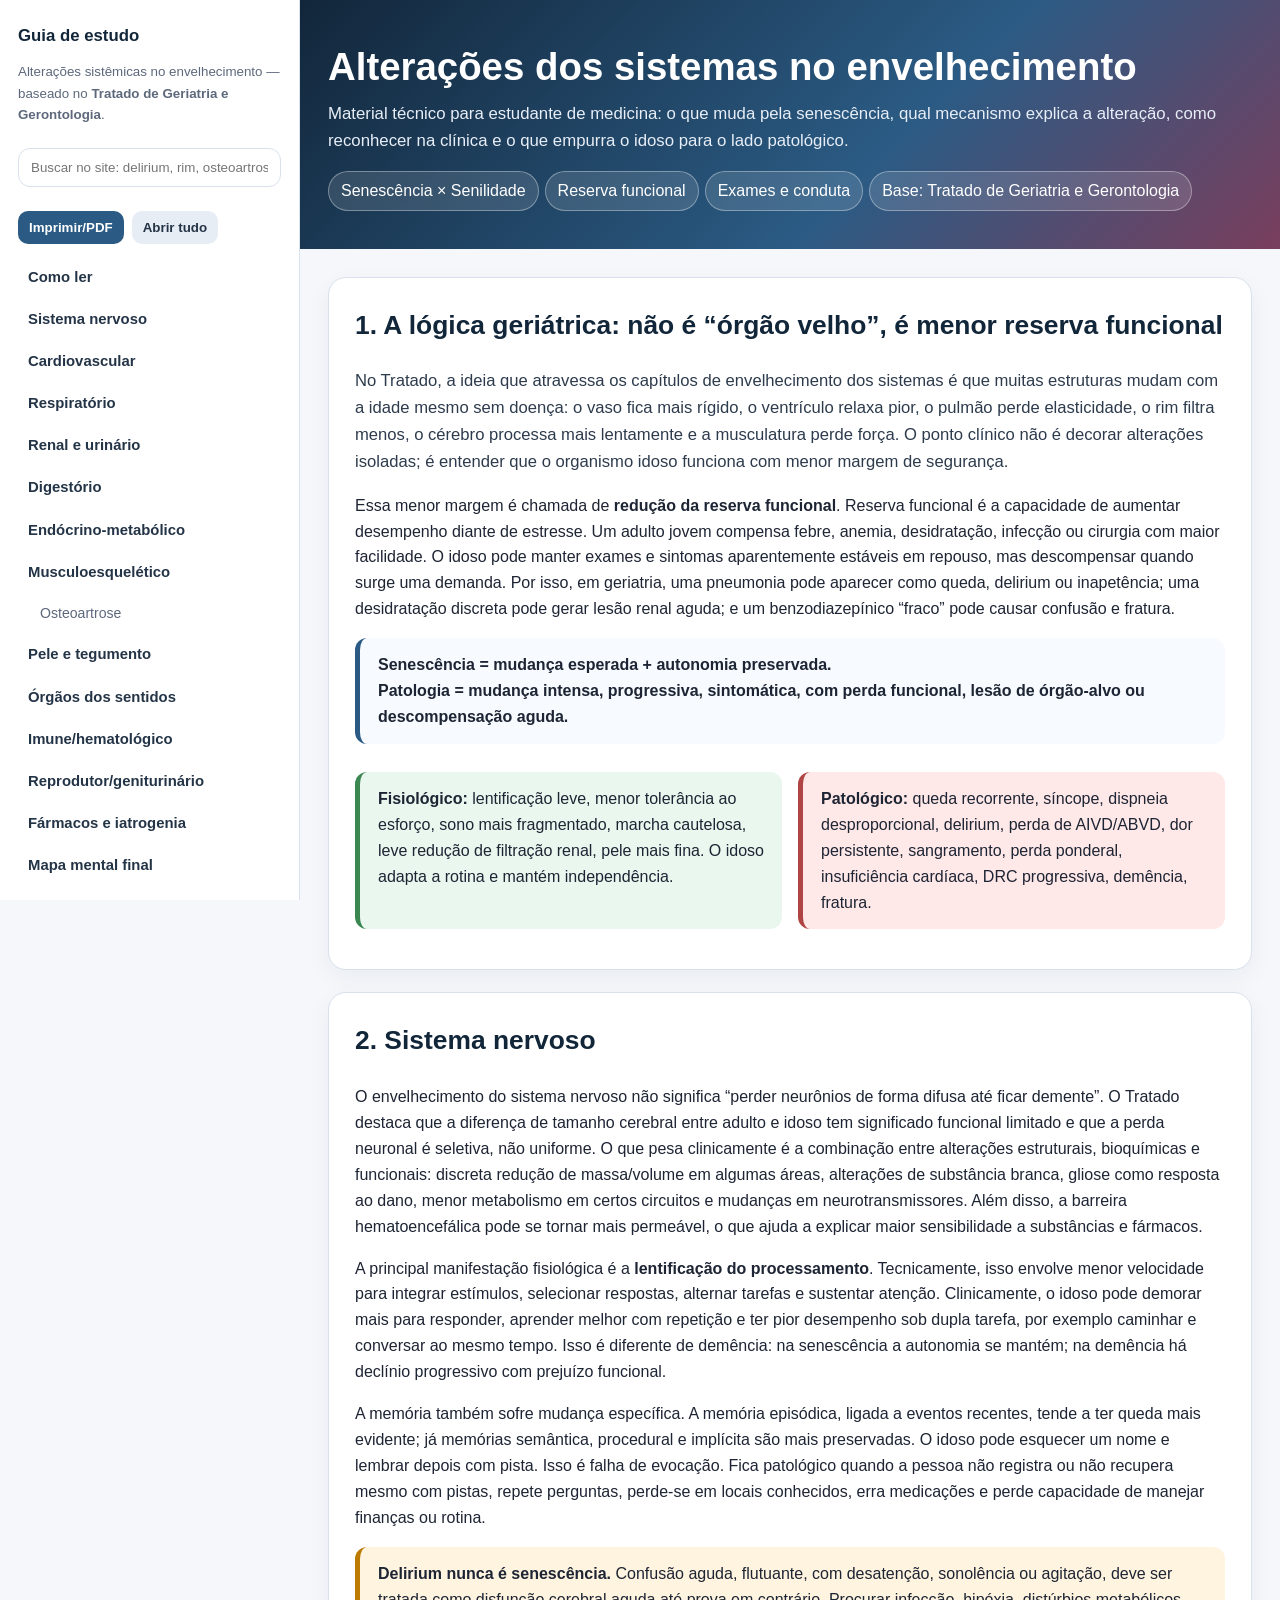
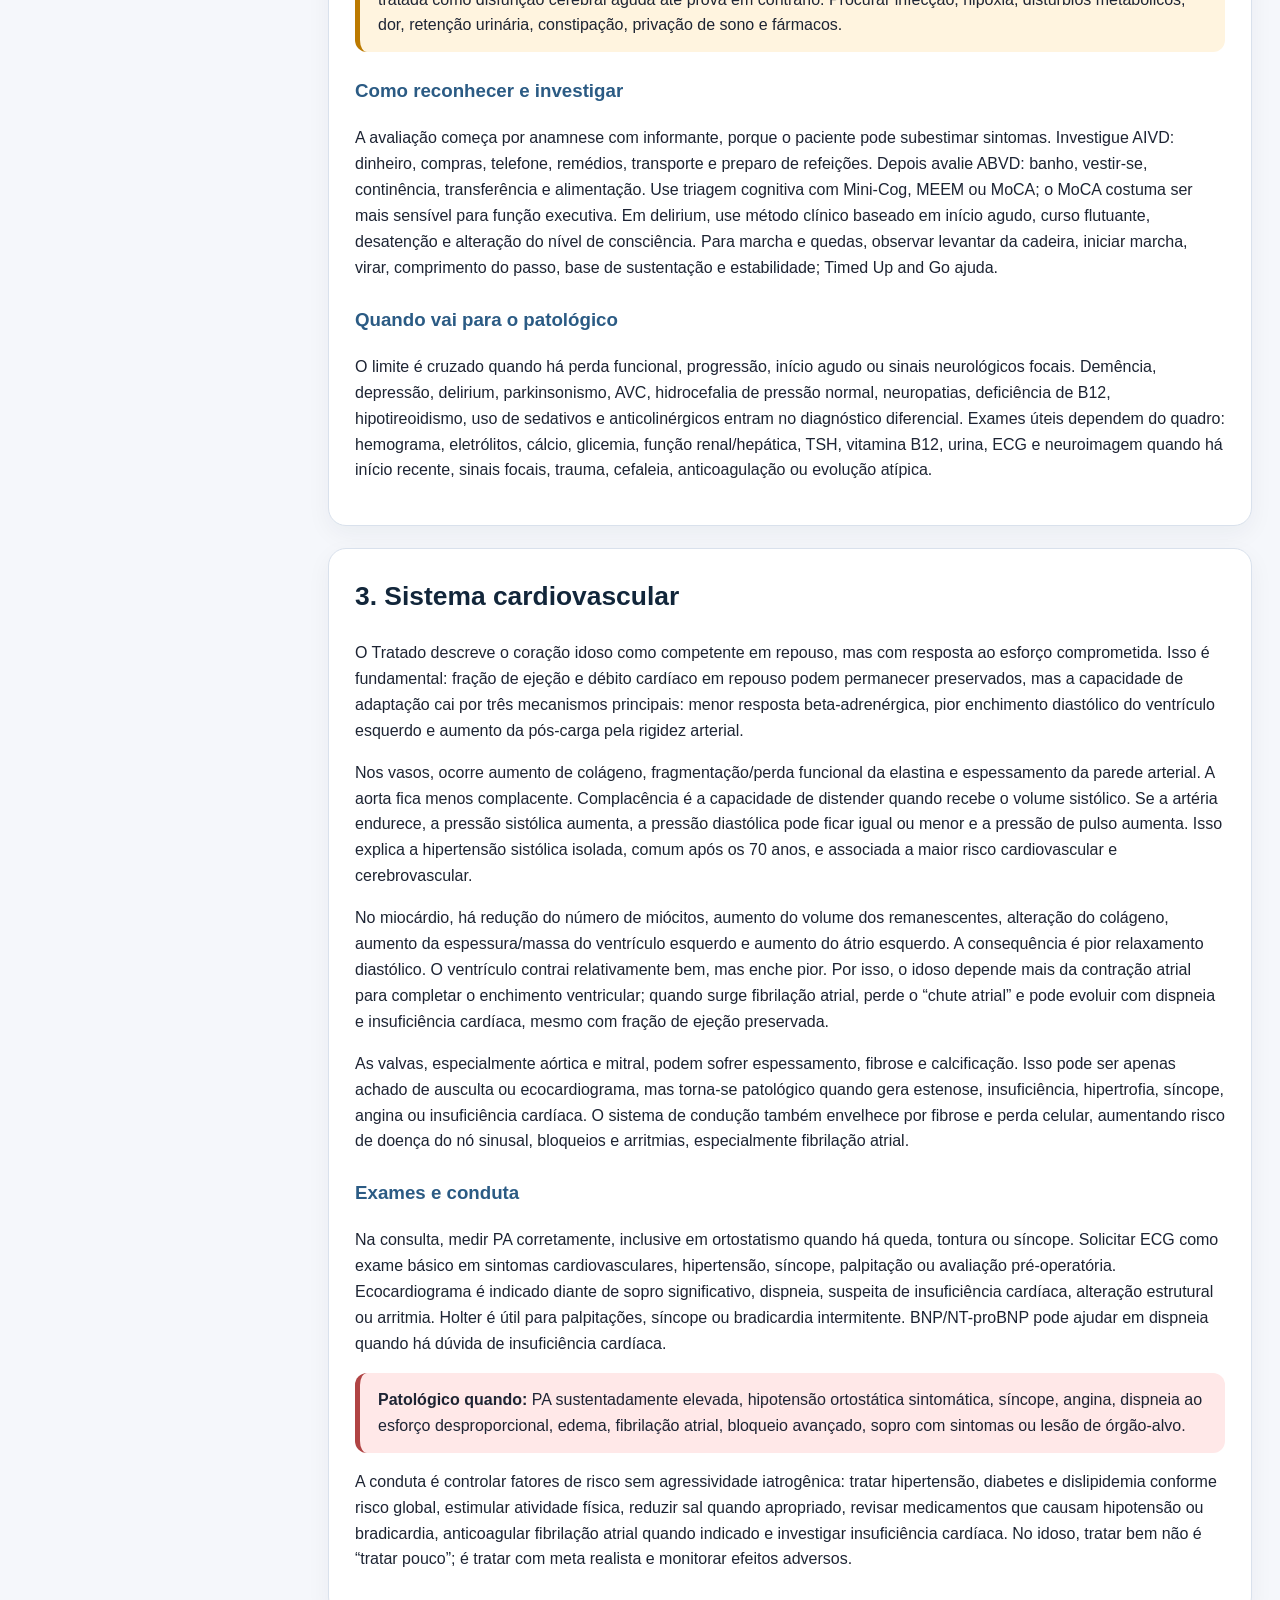
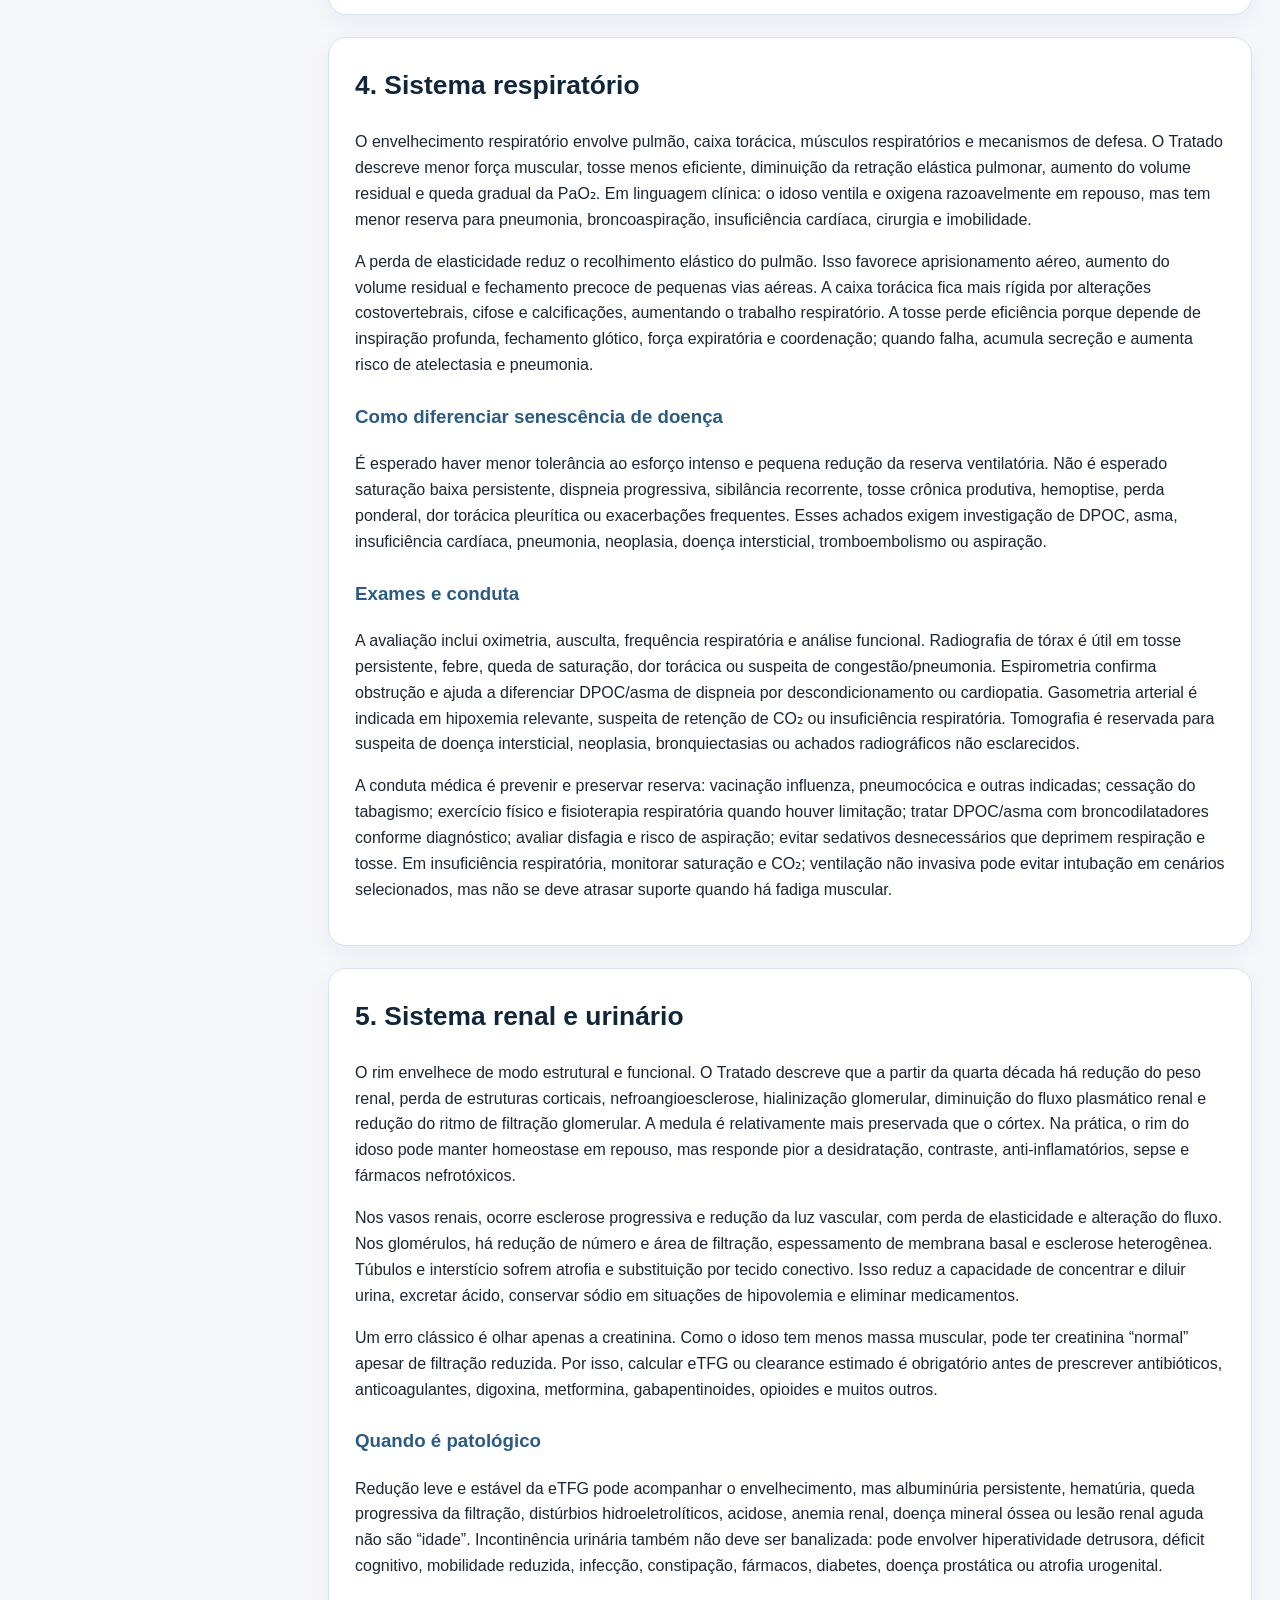
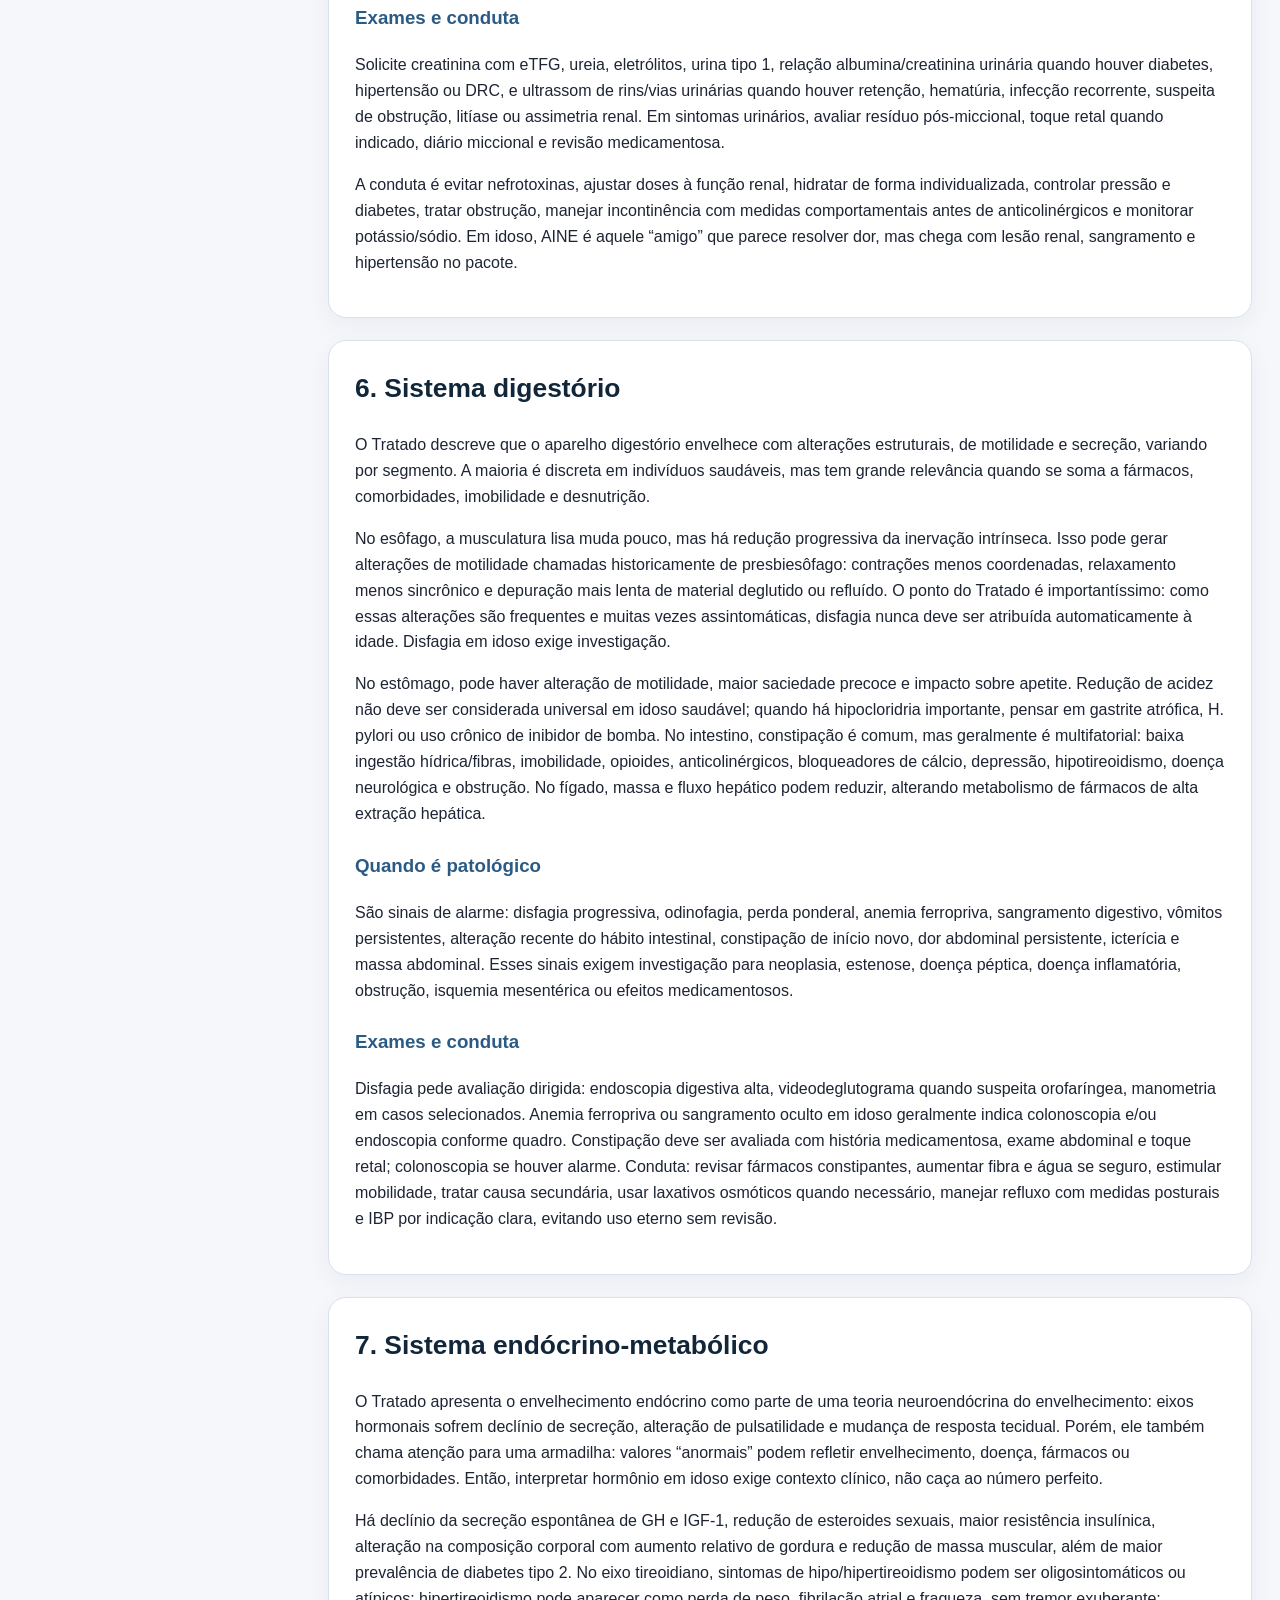
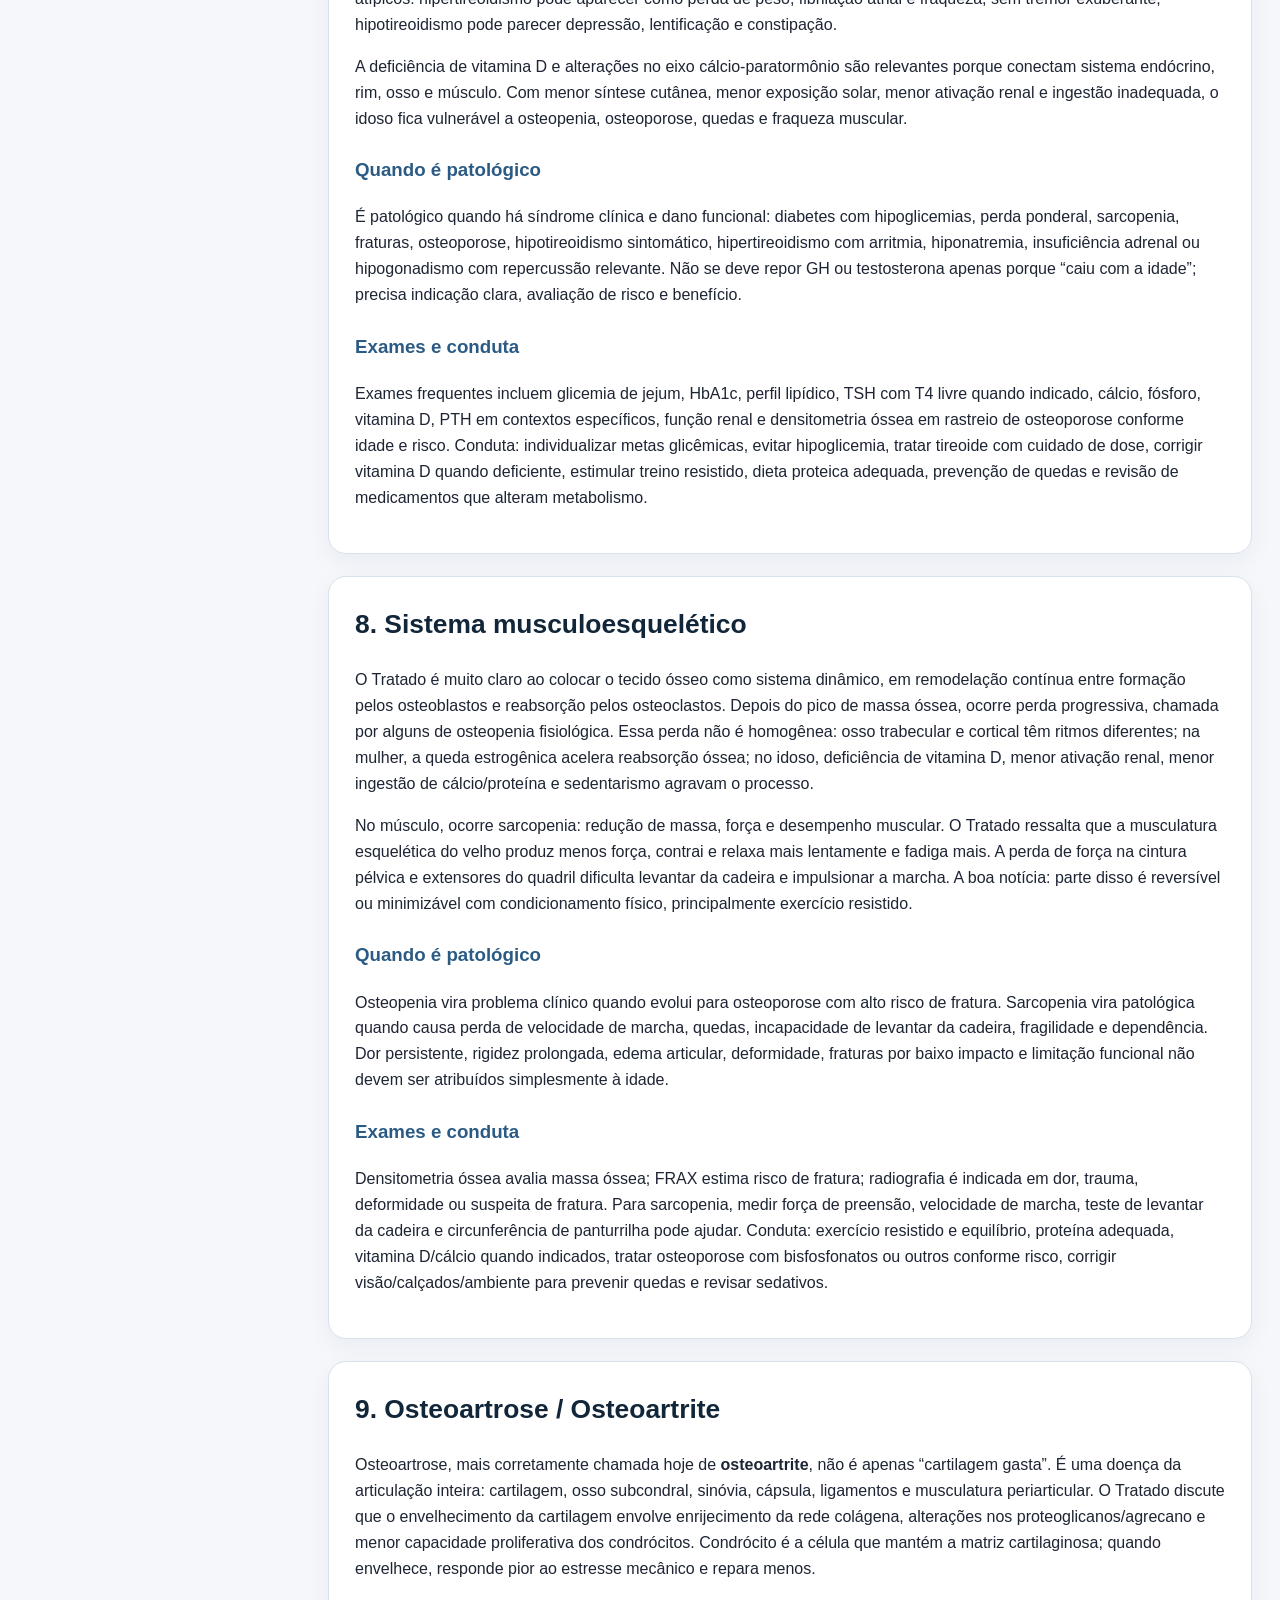
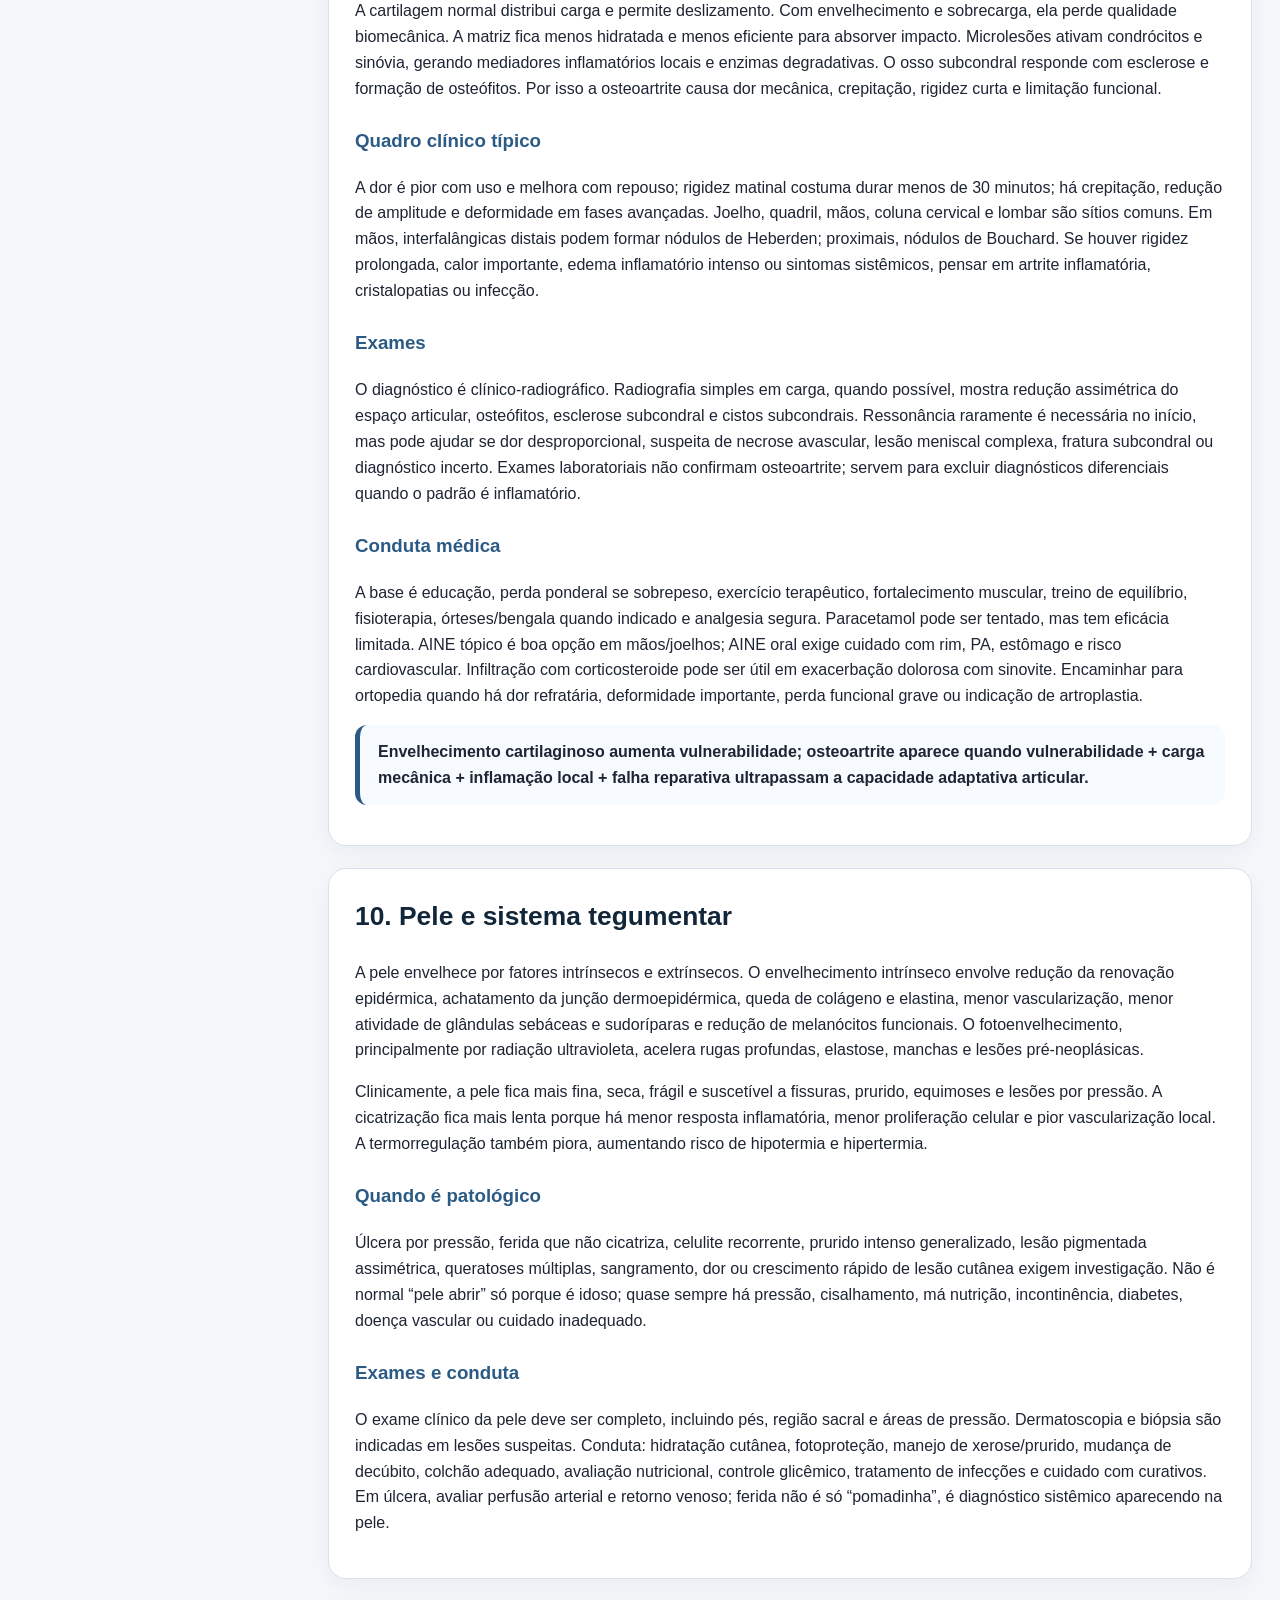
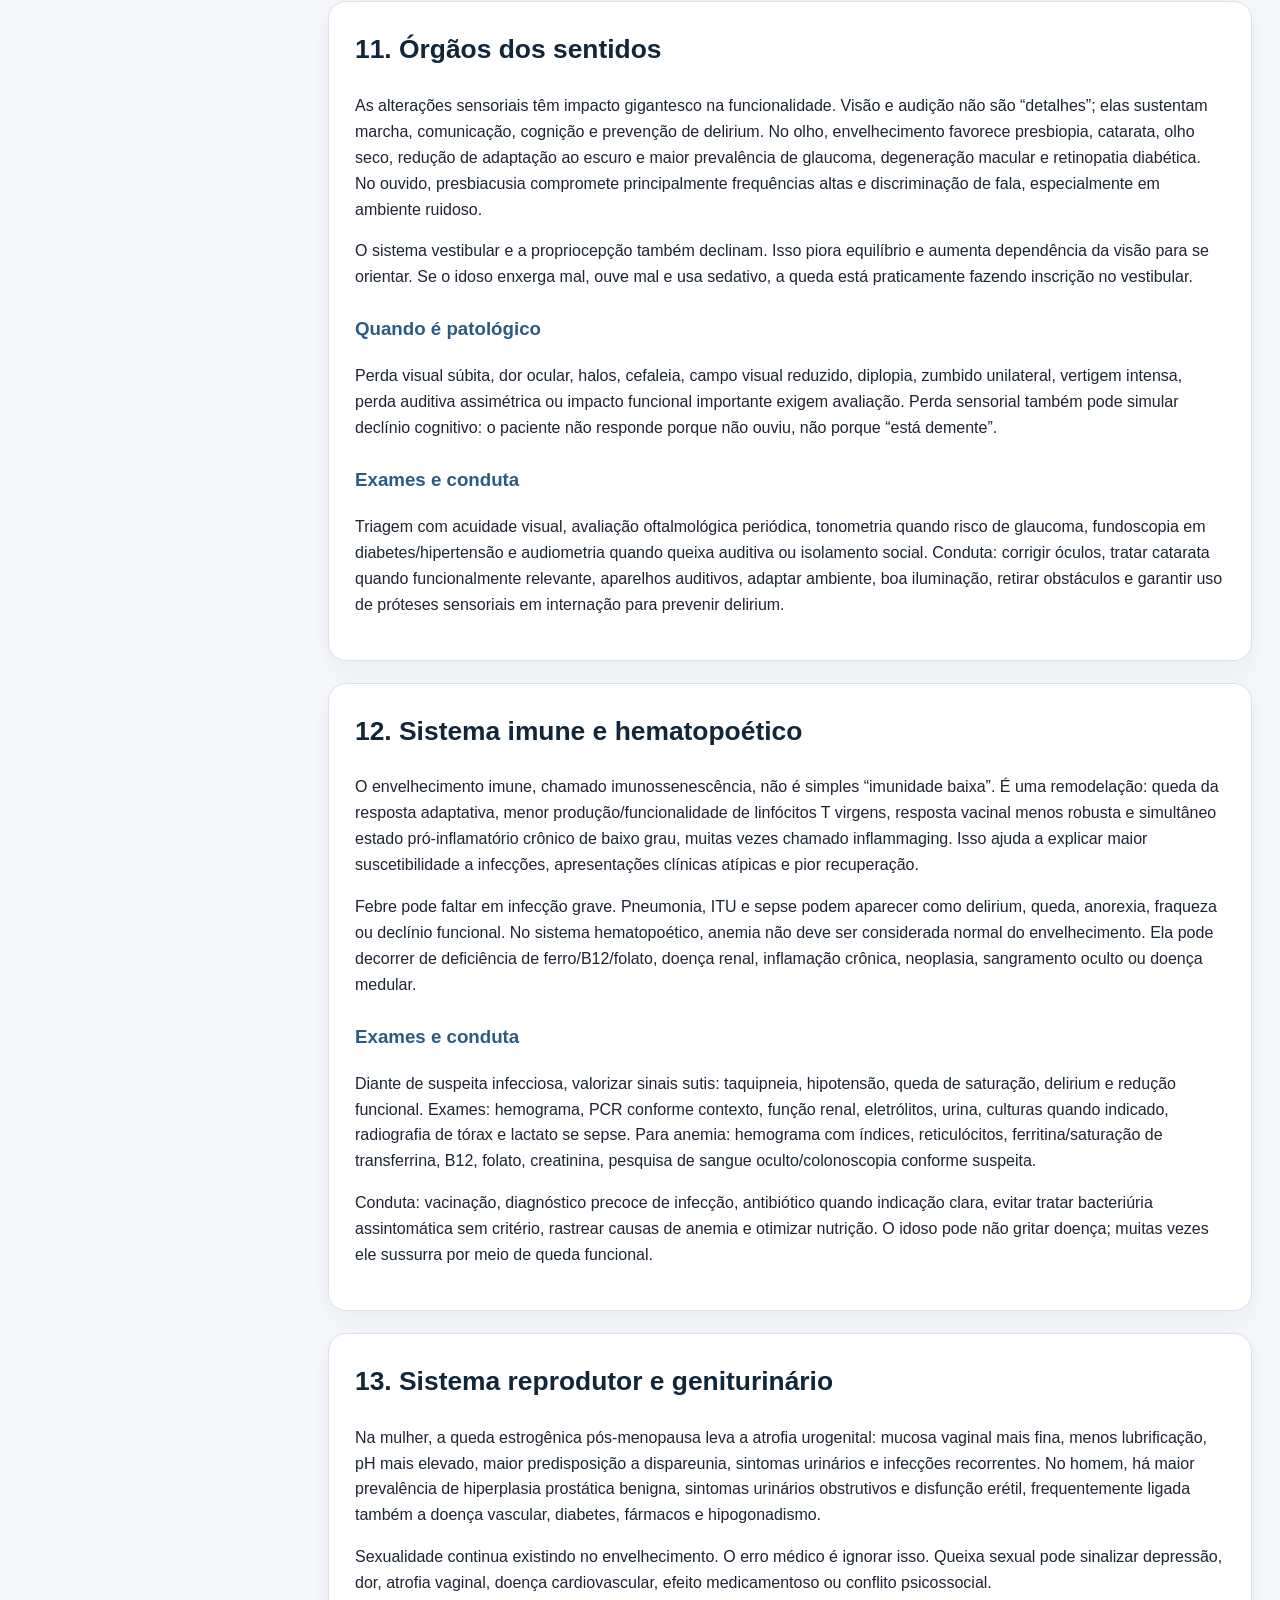
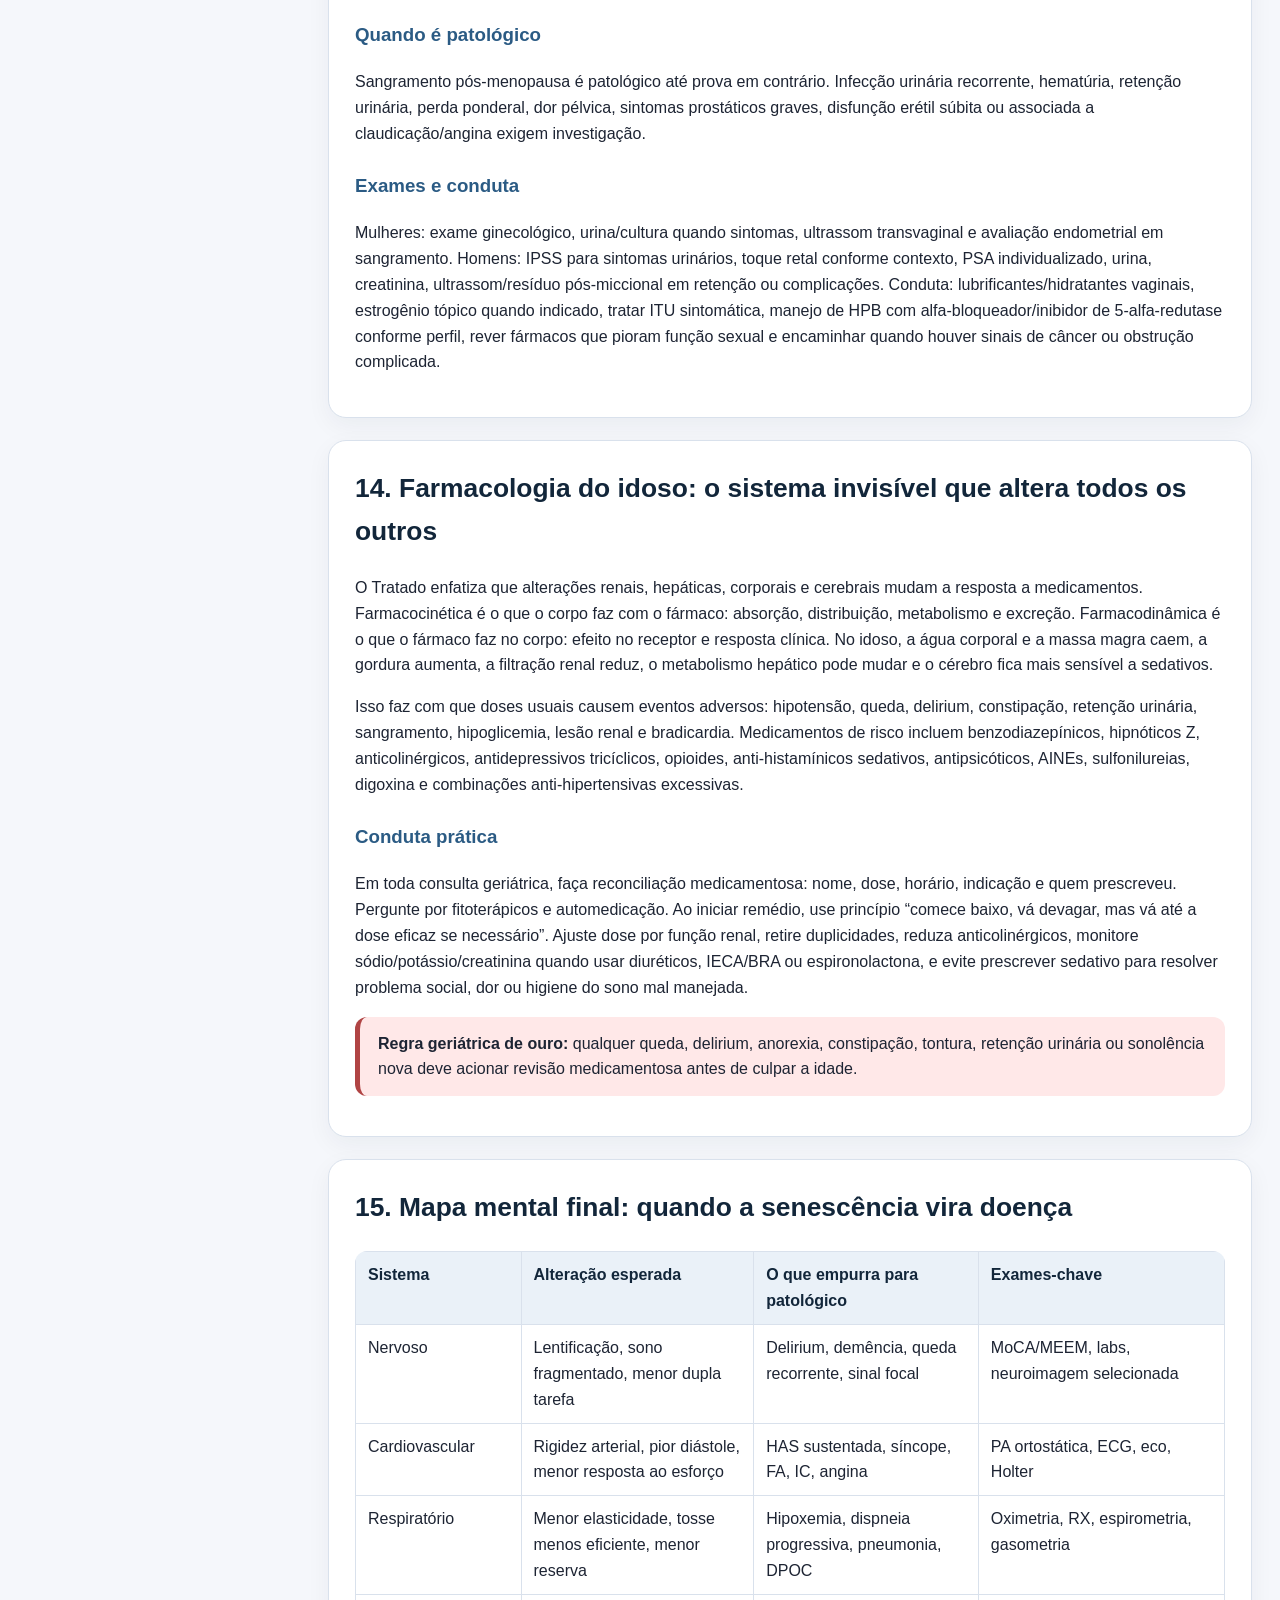
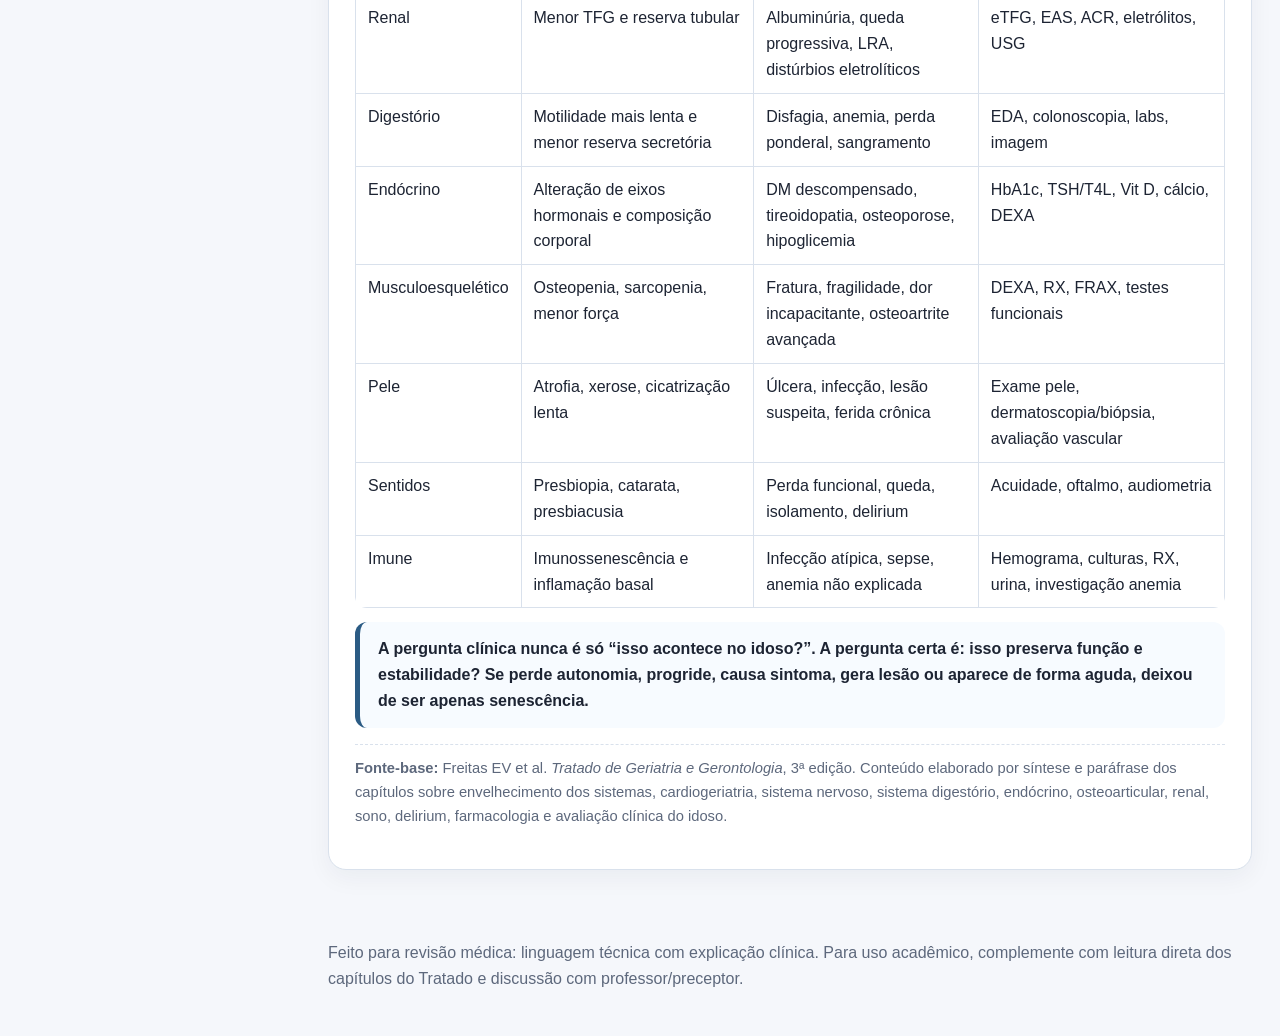
<file: index.html>
<!DOCTYPE html>
<html lang="pt-BR">
<head>
<meta charset="UTF-8" />
<meta name="viewport" content="width=device-width, initial-scale=1.0" />
<title>Envelhecimento dos Sistemas — Tratado de Geriatria e Gerontologia</title>
<style>
:root{
  --bg:#f5f7fb; --ink:#1d2433; --muted:#5d687c; --brand:#2b5b84; --brand2:#7a3e5d; --card:#ffffff; --line:#d9e1ec; --soft:#eaf1f8; --warn:#fff4df; --bad:#ffe8e8; --ok:#eaf7ef; --deep:#12263a;
}
*{box-sizing:border-box} html{scroll-behavior:smooth} body{margin:0;background:var(--bg);color:var(--ink);font-family:Inter,Segoe UI,Roboto,Arial,sans-serif;line-height:1.62}
a{color:var(--brand);text-decoration:none} a:hover{text-decoration:underline}
.top{background:linear-gradient(135deg,#12263a,#2b5b84 60%,#7a3e5d);color:white;padding:46px 28px 38px;margin-left:300px}
.top h1{margin:0 0 12px;font-size:2.4rem;line-height:1.1}.top p{max-width:950px;margin:10px 0;color:#e7eef7;font-size:1.05rem}.tag{display:inline-block;border:1px solid rgba(255,255,255,.35);border-radius:999px;padding:6px 12px;margin:6px 6px 0 0;color:#fff;background:rgba(255,255,255,.12)}
.sidebar{position:fixed;top:0;left:0;bottom:0;width:300px;background:#fff;border-right:1px solid var(--line);padding:22px 18px;overflow:auto;z-index:4}.sidebar h2{font-size:1.05rem;margin:0 0 12px;color:var(--deep)}.sidebar small{display:block;color:var(--muted);margin-bottom:14px}.nav a{display:block;padding:9px 10px;border-radius:10px;color:#243447;font-weight:650;font-size:.93rem}.nav a:hover{background:var(--soft);text-decoration:none}.nav .sub{font-weight:500;color:var(--muted);padding-left:22px;font-size:.88rem}.actions{display:flex;gap:8px;flex-wrap:wrap;margin:12px 0}.btn{border:0;border-radius:10px;background:var(--brand);color:white;padding:9px 11px;font-weight:700;cursor:pointer}.btn.secondary{background:#e7edf5;color:#243447}.search{width:100%;padding:11px 12px;border:1px solid var(--line);border-radius:12px;margin:8px 0 12px}
main{margin-left:300px;padding:28px;max-width:1200px}.card{background:var(--card);border:1px solid var(--line);border-radius:18px;padding:26px;margin:0 0 22px;box-shadow:0 8px 24px rgba(18,38,58,.05)}.card h2{margin-top:0;color:var(--deep);font-size:1.65rem}.card h3{color:var(--brand);margin-top:24px}.lead{font-size:1.04rem;color:#2d3b4d}.grid{display:grid;grid-template-columns:repeat(3,1fr);gap:14px}.box{border-radius:14px;padding:15px;border:1px solid var(--line);background:#fbfdff}.box h4{margin:0 0 7px;color:var(--deep)}.flow{background:#f7fbff;border-left:5px solid var(--brand);padding:14px 18px;border-radius:12px;margin:14px 0;font-weight:650}.alert{background:var(--bad);border-left:5px solid #b04444;padding:14px 18px;border-radius:12px;margin:14px 0}.ok{background:var(--ok);border-left:5px solid #3a8752;padding:14px 18px;border-radius:12px;margin:14px 0}.warn{background:var(--warn);border-left:5px solid #bc7a00;padding:14px 18px;border-radius:12px;margin:14px 0}table{width:100%;border-collapse:collapse;margin:14px 0;background:white;border-radius:12px;overflow:hidden}th,td{border:1px solid var(--line);padding:10px 12px;vertical-align:top}th{background:#eaf1f8;text-align:left;color:#12263a}.pill{display:inline-block;padding:3px 8px;border-radius:999px;background:#edf4fb;color:#244e72;font-size:.84rem;font-weight:700}.two{display:grid;grid-template-columns:1fr 1fr;gap:16px}.quote{font-size:.92rem;color:var(--muted);border-top:1px dashed var(--line);margin-top:16px;padding-top:12px}.hidden{display:none!important}.footer{margin-left:300px;padding:20px 28px 44px;color:var(--muted)}
@media(max-width:900px){.sidebar{position:relative;width:100%;height:auto}.top,main,.footer{margin-left:0}.grid,.two{grid-template-columns:1fr}.top h1{font-size:1.8rem}}
@media print{.sidebar,.actions,.search{display:none}.top,main,.footer{margin-left:0}.card{break-inside:avoid;box-shadow:none}.top{background:white;color:black;border-bottom:2px solid #000}.top p,.tag{color:black;border-color:#777;background:white}}
</style>
</head>
<body>
<aside class="sidebar">
  <h2>Guia de estudo</h2>
  <small>Alterações sistêmicas no envelhecimento — baseado no <strong>Tratado de Geriatria e Gerontologia</strong>.</small>
  <input class="search" id="search" placeholder="Buscar no site: delirium, rim, osteoartrose..." />
  <div class="actions"><button class="btn" onclick="window.print()">Imprimir/PDF</button><button class="btn secondary" onclick="expandAll()">Abrir tudo</button></div>
  <nav class="nav">
    <a href="#intro">Como ler</a>
    <a href="#nervoso">Sistema nervoso</a>
    <a href="#cardio">Cardiovascular</a>
    <a href="#resp">Respiratório</a>
    <a href="#renal">Renal e urinário</a>
    <a href="#digestorio">Digestório</a>
    <a href="#endo">Endócrino-metabólico</a>
    <a href="#musculo">Musculoesquelético</a>
    <a class="sub" href="#osteoartrose">Osteoartrose</a>
    <a href="#pele">Pele e tegumento</a>
    <a href="#sentidos">Órgãos dos sentidos</a>
    <a href="#imune">Imune/hematológico</a>
    <a href="#reprodutor">Reprodutor/geniturinário</a>
    <a href="#farmacos">Fármacos e iatrogenia</a>
    <a href="#resumo">Mapa mental final</a>
  </nav>
</aside>
<header class="top">
  <h1>Alterações dos sistemas no envelhecimento</h1>
  <p>Material técnico para estudante de medicina: o que muda pela senescência, qual mecanismo explica a alteração, como reconhecer na clínica e o que empurra o idoso para o lado patológico.</p>
  <span class="tag">Senescência × Senilidade</span><span class="tag">Reserva funcional</span><span class="tag">Exames e conduta</span><span class="tag">Base: Tratado de Geriatria e Gerontologia</span>
</header>
<main>
<section class="card searchable" id="intro">
<h2>1. A lógica geriátrica: não é “órgão velho”, é menor reserva funcional</h2>
<p class="lead">No Tratado, a ideia que atravessa os capítulos de envelhecimento dos sistemas é que muitas estruturas mudam com a idade mesmo sem doença: o vaso fica mais rígido, o ventrículo relaxa pior, o pulmão perde elasticidade, o rim filtra menos, o cérebro processa mais lentamente e a musculatura perde força. O ponto clínico não é decorar alterações isoladas; é entender que o organismo idoso funciona com menor margem de segurança.</p>
<p>Essa menor margem é chamada de <strong>redução da reserva funcional</strong>. Reserva funcional é a capacidade de aumentar desempenho diante de estresse. Um adulto jovem compensa febre, anemia, desidratação, infecção ou cirurgia com maior facilidade. O idoso pode manter exames e sintomas aparentemente estáveis em repouso, mas descompensar quando surge uma demanda. Por isso, em geriatria, uma pneumonia pode aparecer como queda, delirium ou inapetência; uma desidratação discreta pode gerar lesão renal aguda; e um benzodiazepínico “fraco” pode causar confusão e fratura.</p>
<div class="flow">Senescência = mudança esperada + autonomia preservada.<br>Patologia = mudança intensa, progressiva, sintomática, com perda funcional, lesão de órgão-alvo ou descompensação aguda.</div>
<div class="two"><div class="ok"><strong>Fisiológico:</strong> lentificação leve, menor tolerância ao esforço, sono mais fragmentado, marcha cautelosa, leve redução de filtração renal, pele mais fina. O idoso adapta a rotina e mantém independência.</div><div class="alert"><strong>Patológico:</strong> queda recorrente, síncope, dispneia desproporcional, delirium, perda de AIVD/ABVD, dor persistente, sangramento, perda ponderal, insuficiência cardíaca, DRC progressiva, demência, fratura.</div></div>
</section>

<section class="card searchable" id="nervoso">
<h2>2. Sistema nervoso</h2>
<p>O envelhecimento do sistema nervoso não significa “perder neurônios de forma difusa até ficar demente”. O Tratado destaca que a diferença de tamanho cerebral entre adulto e idoso tem significado funcional limitado e que a perda neuronal é seletiva, não uniforme. O que pesa clinicamente é a combinação entre alterações estruturais, bioquímicas e funcionais: discreta redução de massa/volume em algumas áreas, alterações de substância branca, gliose como resposta ao dano, menor metabolismo em certos circuitos e mudanças em neurotransmissores. Além disso, a barreira hematoencefálica pode se tornar mais permeável, o que ajuda a explicar maior sensibilidade a substâncias e fármacos.</p>
<p>A principal manifestação fisiológica é a <strong>lentificação do processamento</strong>. Tecnicamente, isso envolve menor velocidade para integrar estímulos, selecionar respostas, alternar tarefas e sustentar atenção. Clinicamente, o idoso pode demorar mais para responder, aprender melhor com repetição e ter pior desempenho sob dupla tarefa, por exemplo caminhar e conversar ao mesmo tempo. Isso é diferente de demência: na senescência a autonomia se mantém; na demência há declínio progressivo com prejuízo funcional.</p>
<p>A memória também sofre mudança específica. A memória episódica, ligada a eventos recentes, tende a ter queda mais evidente; já memórias semântica, procedural e implícita são mais preservadas. O idoso pode esquecer um nome e lembrar depois com pista. Isso é falha de evocação. Fica patológico quando a pessoa não registra ou não recupera mesmo com pistas, repete perguntas, perde-se em locais conhecidos, erra medicações e perde capacidade de manejar finanças ou rotina.</p>
<div class="warn"><strong>Delirium nunca é senescência.</strong> Confusão aguda, flutuante, com desatenção, sonolência ou agitação, deve ser tratada como disfunção cerebral aguda até prova em contrário. Procurar infecção, hipóxia, distúrbios metabólicos, dor, retenção urinária, constipação, privação de sono e fármacos.</div>
<h3>Como reconhecer e investigar</h3>
<p>A avaliação começa por anamnese com informante, porque o paciente pode subestimar sintomas. Investigue AIVD: dinheiro, compras, telefone, remédios, transporte e preparo de refeições. Depois avalie ABVD: banho, vestir-se, continência, transferência e alimentação. Use triagem cognitiva com Mini-Cog, MEEM ou MoCA; o MoCA costuma ser mais sensível para função executiva. Em delirium, use método clínico baseado em início agudo, curso flutuante, desatenção e alteração do nível de consciência. Para marcha e quedas, observar levantar da cadeira, iniciar marcha, virar, comprimento do passo, base de sustentação e estabilidade; Timed Up and Go ajuda.</p>
<h3>Quando vai para o patológico</h3>
<p>O limite é cruzado quando há perda funcional, progressão, início agudo ou sinais neurológicos focais. Demência, depressão, delirium, parkinsonismo, AVC, hidrocefalia de pressão normal, neuropatias, deficiência de B12, hipotireoidismo, uso de sedativos e anticolinérgicos entram no diagnóstico diferencial. Exames úteis dependem do quadro: hemograma, eletrólitos, cálcio, glicemia, função renal/hepática, TSH, vitamina B12, urina, ECG e neuroimagem quando há início recente, sinais focais, trauma, cefaleia, anticoagulação ou evolução atípica.</p>
</section>

<section class="card searchable" id="cardio">
<h2>3. Sistema cardiovascular</h2>
<p>O Tratado descreve o coração idoso como competente em repouso, mas com resposta ao esforço comprometida. Isso é fundamental: fração de ejeção e débito cardíaco em repouso podem permanecer preservados, mas a capacidade de adaptação cai por três mecanismos principais: menor resposta beta-adrenérgica, pior enchimento diastólico do ventrículo esquerdo e aumento da pós-carga pela rigidez arterial.</p>
<p>Nos vasos, ocorre aumento de colágeno, fragmentação/perda funcional da elastina e espessamento da parede arterial. A aorta fica menos complacente. Complacência é a capacidade de distender quando recebe o volume sistólico. Se a artéria endurece, a pressão sistólica aumenta, a pressão diastólica pode ficar igual ou menor e a pressão de pulso aumenta. Isso explica a hipertensão sistólica isolada, comum após os 70 anos, e associada a maior risco cardiovascular e cerebrovascular.</p>
<p>No miocárdio, há redução do número de miócitos, aumento do volume dos remanescentes, alteração do colágeno, aumento da espessura/massa do ventrículo esquerdo e aumento do átrio esquerdo. A consequência é pior relaxamento diastólico. O ventrículo contrai relativamente bem, mas enche pior. Por isso, o idoso depende mais da contração atrial para completar o enchimento ventricular; quando surge fibrilação atrial, perde o “chute atrial” e pode evoluir com dispneia e insuficiência cardíaca, mesmo com fração de ejeção preservada.</p>
<p>As valvas, especialmente aórtica e mitral, podem sofrer espessamento, fibrose e calcificação. Isso pode ser apenas achado de ausculta ou ecocardiograma, mas torna-se patológico quando gera estenose, insuficiência, hipertrofia, síncope, angina ou insuficiência cardíaca. O sistema de condução também envelhece por fibrose e perda celular, aumentando risco de doença do nó sinusal, bloqueios e arritmias, especialmente fibrilação atrial.</p>
<h3>Exames e conduta</h3>
<p>Na consulta, medir PA corretamente, inclusive em ortostatismo quando há queda, tontura ou síncope. Solicitar ECG como exame básico em sintomas cardiovasculares, hipertensão, síncope, palpitação ou avaliação pré-operatória. Ecocardiograma é indicado diante de sopro significativo, dispneia, suspeita de insuficiência cardíaca, alteração estrutural ou arritmia. Holter é útil para palpitações, síncope ou bradicardia intermitente. BNP/NT-proBNP pode ajudar em dispneia quando há dúvida de insuficiência cardíaca.</p>
<div class="alert"><strong>Patológico quando:</strong> PA sustentadamente elevada, hipotensão ortostática sintomática, síncope, angina, dispneia ao esforço desproporcional, edema, fibrilação atrial, bloqueio avançado, sopro com sintomas ou lesão de órgão-alvo.</div>
<p>A conduta é controlar fatores de risco sem agressividade iatrogênica: tratar hipertensão, diabetes e dislipidemia conforme risco global, estimular atividade física, reduzir sal quando apropriado, revisar medicamentos que causam hipotensão ou bradicardia, anticoagular fibrilação atrial quando indicado e investigar insuficiência cardíaca. No idoso, tratar bem não é “tratar pouco”; é tratar com meta realista e monitorar efeitos adversos.</p>
</section>

<section class="card searchable" id="resp">
<h2>4. Sistema respiratório</h2>
<p>O envelhecimento respiratório envolve pulmão, caixa torácica, músculos respiratórios e mecanismos de defesa. O Tratado descreve menor força muscular, tosse menos eficiente, diminuição da retração elástica pulmonar, aumento do volume residual e queda gradual da PaO₂. Em linguagem clínica: o idoso ventila e oxigena razoavelmente em repouso, mas tem menor reserva para pneumonia, broncoaspiração, insuficiência cardíaca, cirurgia e imobilidade.</p>
<p>A perda de elasticidade reduz o recolhimento elástico do pulmão. Isso favorece aprisionamento aéreo, aumento do volume residual e fechamento precoce de pequenas vias aéreas. A caixa torácica fica mais rígida por alterações costovertebrais, cifose e calcificações, aumentando o trabalho respiratório. A tosse perde eficiência porque depende de inspiração profunda, fechamento glótico, força expiratória e coordenação; quando falha, acumula secreção e aumenta risco de atelectasia e pneumonia.</p>
<h3>Como diferenciar senescência de doença</h3>
<p>É esperado haver menor tolerância ao esforço intenso e pequena redução da reserva ventilatória. Não é esperado saturação baixa persistente, dispneia progressiva, sibilância recorrente, tosse crônica produtiva, hemoptise, perda ponderal, dor torácica pleurítica ou exacerbações frequentes. Esses achados exigem investigação de DPOC, asma, insuficiência cardíaca, pneumonia, neoplasia, doença intersticial, tromboembolismo ou aspiração.</p>
<h3>Exames e conduta</h3>
<p>A avaliação inclui oximetria, ausculta, frequência respiratória e análise funcional. Radiografia de tórax é útil em tosse persistente, febre, queda de saturação, dor torácica ou suspeita de congestão/pneumonia. Espirometria confirma obstrução e ajuda a diferenciar DPOC/asma de dispneia por descondicionamento ou cardiopatia. Gasometria arterial é indicada em hipoxemia relevante, suspeita de retenção de CO₂ ou insuficiência respiratória. Tomografia é reservada para suspeita de doença intersticial, neoplasia, bronquiectasias ou achados radiográficos não esclarecidos.</p>
<p>A conduta médica é prevenir e preservar reserva: vacinação influenza, pneumocócica e outras indicadas; cessação do tabagismo; exercício físico e fisioterapia respiratória quando houver limitação; tratar DPOC/asma com broncodilatadores conforme diagnóstico; avaliar disfagia e risco de aspiração; evitar sedativos desnecessários que deprimem respiração e tosse. Em insuficiência respiratória, monitorar saturação e CO₂; ventilação não invasiva pode evitar intubação em cenários selecionados, mas não se deve atrasar suporte quando há fadiga muscular.</p>
</section>

<section class="card searchable" id="renal">
<h2>5. Sistema renal e urinário</h2>
<p>O rim envelhece de modo estrutural e funcional. O Tratado descreve que a partir da quarta década há redução do peso renal, perda de estruturas corticais, nefroangioesclerose, hialinização glomerular, diminuição do fluxo plasmático renal e redução do ritmo de filtração glomerular. A medula é relativamente mais preservada que o córtex. Na prática, o rim do idoso pode manter homeostase em repouso, mas responde pior a desidratação, contraste, anti-inflamatórios, sepse e fármacos nefrotóxicos.</p>
<p>Nos vasos renais, ocorre esclerose progressiva e redução da luz vascular, com perda de elasticidade e alteração do fluxo. Nos glomérulos, há redução de número e área de filtração, espessamento de membrana basal e esclerose heterogênea. Túbulos e interstício sofrem atrofia e substituição por tecido conectivo. Isso reduz a capacidade de concentrar e diluir urina, excretar ácido, conservar sódio em situações de hipovolemia e eliminar medicamentos.</p>
<p>Um erro clássico é olhar apenas a creatinina. Como o idoso tem menos massa muscular, pode ter creatinina “normal” apesar de filtração reduzida. Por isso, calcular eTFG ou clearance estimado é obrigatório antes de prescrever antibióticos, anticoagulantes, digoxina, metformina, gabapentinoides, opioides e muitos outros.</p>
<h3>Quando é patológico</h3>
<p>Redução leve e estável da eTFG pode acompanhar o envelhecimento, mas albuminúria persistente, hematúria, queda progressiva da filtração, distúrbios hidroeletrolíticos, acidose, anemia renal, doença mineral óssea ou lesão renal aguda não são “idade”. Incontinência urinária também não deve ser banalizada: pode envolver hiperatividade detrusora, déficit cognitivo, mobilidade reduzida, infecção, constipação, fármacos, diabetes, doença prostática ou atrofia urogenital.</p>
<h3>Exames e conduta</h3>
<p>Solicite creatinina com eTFG, ureia, eletrólitos, urina tipo 1, relação albumina/creatinina urinária quando houver diabetes, hipertensão ou DRC, e ultrassom de rins/vias urinárias quando houver retenção, hematúria, infecção recorrente, suspeita de obstrução, litíase ou assimetria renal. Em sintomas urinários, avaliar resíduo pós-miccional, toque retal quando indicado, diário miccional e revisão medicamentosa.</p>
<p>A conduta é evitar nefrotoxinas, ajustar doses à função renal, hidratar de forma individualizada, controlar pressão e diabetes, tratar obstrução, manejar incontinência com medidas comportamentais antes de anticolinérgicos e monitorar potássio/sódio. Em idoso, AINE é aquele “amigo” que parece resolver dor, mas chega com lesão renal, sangramento e hipertensão no pacote.</p>
</section>

<section class="card searchable" id="digestorio">
<h2>6. Sistema digestório</h2>
<p>O Tratado descreve que o aparelho digestório envelhece com alterações estruturais, de motilidade e secreção, variando por segmento. A maioria é discreta em indivíduos saudáveis, mas tem grande relevância quando se soma a fármacos, comorbidades, imobilidade e desnutrição.</p>
<p>No esôfago, a musculatura lisa muda pouco, mas há redução progressiva da inervação intrínseca. Isso pode gerar alterações de motilidade chamadas historicamente de presbiesôfago: contrações menos coordenadas, relaxamento menos sincrônico e depuração mais lenta de material deglutido ou refluído. O ponto do Tratado é importantíssimo: como essas alterações são frequentes e muitas vezes assintomáticas, disfagia nunca deve ser atribuída automaticamente à idade. Disfagia em idoso exige investigação.</p>
<p>No estômago, pode haver alteração de motilidade, maior saciedade precoce e impacto sobre apetite. Redução de acidez não deve ser considerada universal em idoso saudável; quando há hipocloridria importante, pensar em gastrite atrófica, H. pylori ou uso crônico de inibidor de bomba. No intestino, constipação é comum, mas geralmente é multifatorial: baixa ingestão hídrica/fibras, imobilidade, opioides, anticolinérgicos, bloqueadores de cálcio, depressão, hipotireoidismo, doença neurológica e obstrução. No fígado, massa e fluxo hepático podem reduzir, alterando metabolismo de fármacos de alta extração hepática.</p>
<h3>Quando é patológico</h3>
<p>São sinais de alarme: disfagia progressiva, odinofagia, perda ponderal, anemia ferropriva, sangramento digestivo, vômitos persistentes, alteração recente do hábito intestinal, constipação de início novo, dor abdominal persistente, icterícia e massa abdominal. Esses sinais exigem investigação para neoplasia, estenose, doença péptica, doença inflamatória, obstrução, isquemia mesentérica ou efeitos medicamentosos.</p>
<h3>Exames e conduta</h3>
<p>Disfagia pede avaliação dirigida: endoscopia digestiva alta, videodeglutograma quando suspeita orofaríngea, manometria em casos selecionados. Anemia ferropriva ou sangramento oculto em idoso geralmente indica colonoscopia e/ou endoscopia conforme quadro. Constipação deve ser avaliada com história medicamentosa, exame abdominal e toque retal; colonoscopia se houver alarme. Conduta: revisar fármacos constipantes, aumentar fibra e água se seguro, estimular mobilidade, tratar causa secundária, usar laxativos osmóticos quando necessário, manejar refluxo com medidas posturais e IBP por indicação clara, evitando uso eterno sem revisão.</p>
</section>

<section class="card searchable" id="endo">
<h2>7. Sistema endócrino-metabólico</h2>
<p>O Tratado apresenta o envelhecimento endócrino como parte de uma teoria neuroendócrina do envelhecimento: eixos hormonais sofrem declínio de secreção, alteração de pulsatilidade e mudança de resposta tecidual. Porém, ele também chama atenção para uma armadilha: valores “anormais” podem refletir envelhecimento, doença, fármacos ou comorbidades. Então, interpretar hormônio em idoso exige contexto clínico, não caça ao número perfeito.</p>
<p>Há declínio da secreção espontânea de GH e IGF-1, redução de esteroides sexuais, maior resistência insulínica, alteração na composição corporal com aumento relativo de gordura e redução de massa muscular, além de maior prevalência de diabetes tipo 2. No eixo tireoidiano, sintomas de hipo/hipertireoidismo podem ser oligosintomáticos ou atípicos: hipertireoidismo pode aparecer como perda de peso, fibrilação atrial e fraqueza, sem tremor exuberante; hipotireoidismo pode parecer depressão, lentificação e constipação.</p>
<p>A deficiência de vitamina D e alterações no eixo cálcio-paratormônio são relevantes porque conectam sistema endócrino, rim, osso e músculo. Com menor síntese cutânea, menor exposição solar, menor ativação renal e ingestão inadequada, o idoso fica vulnerável a osteopenia, osteoporose, quedas e fraqueza muscular.</p>
<h3>Quando é patológico</h3>
<p>É patológico quando há síndrome clínica e dano funcional: diabetes com hipoglicemias, perda ponderal, sarcopenia, fraturas, osteoporose, hipotireoidismo sintomático, hipertireoidismo com arritmia, hiponatremia, insuficiência adrenal ou hipogonadismo com repercussão relevante. Não se deve repor GH ou testosterona apenas porque “caiu com a idade”; precisa indicação clara, avaliação de risco e benefício.</p>
<h3>Exames e conduta</h3>
<p>Exames frequentes incluem glicemia de jejum, HbA1c, perfil lipídico, TSH com T4 livre quando indicado, cálcio, fósforo, vitamina D, PTH em contextos específicos, função renal e densitometria óssea em rastreio de osteoporose conforme idade e risco. Conduta: individualizar metas glicêmicas, evitar hipoglicemia, tratar tireoide com cuidado de dose, corrigir vitamina D quando deficiente, estimular treino resistido, dieta proteica adequada, prevenção de quedas e revisão de medicamentos que alteram metabolismo.</p>
</section>

<section class="card searchable" id="musculo">
<h2>8. Sistema musculoesquelético</h2>
<p>O Tratado é muito claro ao colocar o tecido ósseo como sistema dinâmico, em remodelação contínua entre formação pelos osteoblastos e reabsorção pelos osteoclastos. Depois do pico de massa óssea, ocorre perda progressiva, chamada por alguns de osteopenia fisiológica. Essa perda não é homogênea: osso trabecular e cortical têm ritmos diferentes; na mulher, a queda estrogênica acelera reabsorção óssea; no idoso, deficiência de vitamina D, menor ativação renal, menor ingestão de cálcio/proteína e sedentarismo agravam o processo.</p>
<p>No músculo, ocorre sarcopenia: redução de massa, força e desempenho muscular. O Tratado ressalta que a musculatura esquelética do velho produz menos força, contrai e relaxa mais lentamente e fadiga mais. A perda de força na cintura pélvica e extensores do quadril dificulta levantar da cadeira e impulsionar a marcha. A boa notícia: parte disso é reversível ou minimizável com condicionamento físico, principalmente exercício resistido.</p>
<h3>Quando é patológico</h3>
<p>Osteopenia vira problema clínico quando evolui para osteoporose com alto risco de fratura. Sarcopenia vira patológica quando causa perda de velocidade de marcha, quedas, incapacidade de levantar da cadeira, fragilidade e dependência. Dor persistente, rigidez prolongada, edema articular, deformidade, fraturas por baixo impacto e limitação funcional não devem ser atribuídos simplesmente à idade.</p>
<h3>Exames e conduta</h3>
<p>Densitometria óssea avalia massa óssea; FRAX estima risco de fratura; radiografia é indicada em dor, trauma, deformidade ou suspeita de fratura. Para sarcopenia, medir força de preensão, velocidade de marcha, teste de levantar da cadeira e circunferência de panturrilha pode ajudar. Conduta: exercício resistido e equilíbrio, proteína adequada, vitamina D/cálcio quando indicados, tratar osteoporose com bisfosfonatos ou outros conforme risco, corrigir visão/calçados/ambiente para prevenir quedas e revisar sedativos.</p>
</section>

<section class="card searchable" id="osteoartrose">
<h2>9. Osteoartrose / Osteoartrite</h2>
<p>Osteoartrose, mais corretamente chamada hoje de <strong>osteoartrite</strong>, não é apenas “cartilagem gasta”. É uma doença da articulação inteira: cartilagem, osso subcondral, sinóvia, cápsula, ligamentos e musculatura periarticular. O Tratado discute que o envelhecimento da cartilagem envolve enrijecimento da rede colágena, alterações nos proteoglicanos/agrecano e menor capacidade proliferativa dos condrócitos. Condrócito é a célula que mantém a matriz cartilaginosa; quando envelhece, responde pior ao estresse mecânico e repara menos.</p>
<p>A cartilagem normal distribui carga e permite deslizamento. Com envelhecimento e sobrecarga, ela perde qualidade biomecânica. A matriz fica menos hidratada e menos eficiente para absorver impacto. Microlesões ativam condrócitos e sinóvia, gerando mediadores inflamatórios locais e enzimas degradativas. O osso subcondral responde com esclerose e formação de osteófitos. Por isso a osteoartrite causa dor mecânica, crepitação, rigidez curta e limitação funcional.</p>
<h3>Quadro clínico típico</h3>
<p>A dor é pior com uso e melhora com repouso; rigidez matinal costuma durar menos de 30 minutos; há crepitação, redução de amplitude e deformidade em fases avançadas. Joelho, quadril, mãos, coluna cervical e lombar são sítios comuns. Em mãos, interfalângicas distais podem formar nódulos de Heberden; proximais, nódulos de Bouchard. Se houver rigidez prolongada, calor importante, edema inflamatório intenso ou sintomas sistêmicos, pensar em artrite inflamatória, cristalopatias ou infecção.</p>
<h3>Exames</h3>
<p>O diagnóstico é clínico-radiográfico. Radiografia simples em carga, quando possível, mostra redução assimétrica do espaço articular, osteófitos, esclerose subcondral e cistos subcondrais. Ressonância raramente é necessária no início, mas pode ajudar se dor desproporcional, suspeita de necrose avascular, lesão meniscal complexa, fratura subcondral ou diagnóstico incerto. Exames laboratoriais não confirmam osteoartrite; servem para excluir diagnósticos diferenciais quando o padrão é inflamatório.</p>
<h3>Conduta médica</h3>
<p>A base é educação, perda ponderal se sobrepeso, exercício terapêutico, fortalecimento muscular, treino de equilíbrio, fisioterapia, órteses/bengala quando indicado e analgesia segura. Paracetamol pode ser tentado, mas tem eficácia limitada. AINE tópico é boa opção em mãos/joelhos; AINE oral exige cuidado com rim, PA, estômago e risco cardiovascular. Infiltração com corticosteroide pode ser útil em exacerbação dolorosa com sinovite. Encaminhar para ortopedia quando há dor refratária, deformidade importante, perda funcional grave ou indicação de artroplastia.</p>
<div class="flow">Envelhecimento cartilaginoso aumenta vulnerabilidade; osteoartrite aparece quando vulnerabilidade + carga mecânica + inflamação local + falha reparativa ultrapassam a capacidade adaptativa articular.</div>
</section>

<section class="card searchable" id="pele">
<h2>10. Pele e sistema tegumentar</h2>
<p>A pele envelhece por fatores intrínsecos e extrínsecos. O envelhecimento intrínseco envolve redução da renovação epidérmica, achatamento da junção dermoepidérmica, queda de colágeno e elastina, menor vascularização, menor atividade de glândulas sebáceas e sudoríparas e redução de melanócitos funcionais. O fotoenvelhecimento, principalmente por radiação ultravioleta, acelera rugas profundas, elastose, manchas e lesões pré-neoplásicas.</p>
<p>Clinicamente, a pele fica mais fina, seca, frágil e suscetível a fissuras, prurido, equimoses e lesões por pressão. A cicatrização fica mais lenta porque há menor resposta inflamatória, menor proliferação celular e pior vascularização local. A termorregulação também piora, aumentando risco de hipotermia e hipertermia.</p>
<h3>Quando é patológico</h3>
<p>Úlcera por pressão, ferida que não cicatriza, celulite recorrente, prurido intenso generalizado, lesão pigmentada assimétrica, queratoses múltiplas, sangramento, dor ou crescimento rápido de lesão cutânea exigem investigação. Não é normal “pele abrir” só porque é idoso; quase sempre há pressão, cisalhamento, má nutrição, incontinência, diabetes, doença vascular ou cuidado inadequado.</p>
<h3>Exames e conduta</h3>
<p>O exame clínico da pele deve ser completo, incluindo pés, região sacral e áreas de pressão. Dermatoscopia e biópsia são indicadas em lesões suspeitas. Conduta: hidratação cutânea, fotoproteção, manejo de xerose/prurido, mudança de decúbito, colchão adequado, avaliação nutricional, controle glicêmico, tratamento de infecções e cuidado com curativos. Em úlcera, avaliar perfusão arterial e retorno venoso; ferida não é só “pomadinha”, é diagnóstico sistêmico aparecendo na pele.</p>
</section>

<section class="card searchable" id="sentidos">
<h2>11. Órgãos dos sentidos</h2>
<p>As alterações sensoriais têm impacto gigantesco na funcionalidade. Visão e audição não são “detalhes”; elas sustentam marcha, comunicação, cognição e prevenção de delirium. No olho, envelhecimento favorece presbiopia, catarata, olho seco, redução de adaptação ao escuro e maior prevalência de glaucoma, degeneração macular e retinopatia diabética. No ouvido, presbiacusia compromete principalmente frequências altas e discriminação de fala, especialmente em ambiente ruidoso.</p>
<p>O sistema vestibular e a propriocepção também declinam. Isso piora equilíbrio e aumenta dependência da visão para se orientar. Se o idoso enxerga mal, ouve mal e usa sedativo, a queda está praticamente fazendo inscrição no vestibular.</p>
<h3>Quando é patológico</h3>
<p>Perda visual súbita, dor ocular, halos, cefaleia, campo visual reduzido, diplopia, zumbido unilateral, vertigem intensa, perda auditiva assimétrica ou impacto funcional importante exigem avaliação. Perda sensorial também pode simular declínio cognitivo: o paciente não responde porque não ouviu, não porque “está demente”.</p>
<h3>Exames e conduta</h3>
<p>Triagem com acuidade visual, avaliação oftalmológica periódica, tonometria quando risco de glaucoma, fundoscopia em diabetes/hipertensão e audiometria quando queixa auditiva ou isolamento social. Conduta: corrigir óculos, tratar catarata quando funcionalmente relevante, aparelhos auditivos, adaptar ambiente, boa iluminação, retirar obstáculos e garantir uso de próteses sensoriais em internação para prevenir delirium.</p>
</section>

<section class="card searchable" id="imune">
<h2>12. Sistema imune e hematopoético</h2>
<p>O envelhecimento imune, chamado imunossenescência, não é simples “imunidade baixa”. É uma remodelação: queda da resposta adaptativa, menor produção/funcionalidade de linfócitos T virgens, resposta vacinal menos robusta e simultâneo estado pró-inflamatório crônico de baixo grau, muitas vezes chamado inflammaging. Isso ajuda a explicar maior suscetibilidade a infecções, apresentações clínicas atípicas e pior recuperação.</p>
<p>Febre pode faltar em infecção grave. Pneumonia, ITU e sepse podem aparecer como delirium, queda, anorexia, fraqueza ou declínio funcional. No sistema hematopoético, anemia não deve ser considerada normal do envelhecimento. Ela pode decorrer de deficiência de ferro/B12/folato, doença renal, inflamação crônica, neoplasia, sangramento oculto ou doença medular.</p>
<h3>Exames e conduta</h3>
<p>Diante de suspeita infecciosa, valorizar sinais sutis: taquipneia, hipotensão, queda de saturação, delirium e redução funcional. Exames: hemograma, PCR conforme contexto, função renal, eletrólitos, urina, culturas quando indicado, radiografia de tórax e lactato se sepse. Para anemia: hemograma com índices, reticulócitos, ferritina/saturação de transferrina, B12, folato, creatinina, pesquisa de sangue oculto/colonoscopia conforme suspeita.</p>
<p>Conduta: vacinação, diagnóstico precoce de infecção, antibiótico quando indicação clara, evitar tratar bacteriúria assintomática sem critério, rastrear causas de anemia e otimizar nutrição. O idoso pode não gritar doença; muitas vezes ele sussurra por meio de queda funcional.</p>
</section>

<section class="card searchable" id="reprodutor">
<h2>13. Sistema reprodutor e geniturinário</h2>
<p>Na mulher, a queda estrogênica pós-menopausa leva a atrofia urogenital: mucosa vaginal mais fina, menos lubrificação, pH mais elevado, maior predisposição a dispareunia, sintomas urinários e infecções recorrentes. No homem, há maior prevalência de hiperplasia prostática benigna, sintomas urinários obstrutivos e disfunção erétil, frequentemente ligada também a doença vascular, diabetes, fármacos e hipogonadismo.</p>
<p>Sexualidade continua existindo no envelhecimento. O erro médico é ignorar isso. Queixa sexual pode sinalizar depressão, dor, atrofia vaginal, doença cardiovascular, efeito medicamentoso ou conflito psicossocial.</p>
<h3>Quando é patológico</h3>
<p>Sangramento pós-menopausa é patológico até prova em contrário. Infecção urinária recorrente, hematúria, retenção urinária, perda ponderal, dor pélvica, sintomas prostáticos graves, disfunção erétil súbita ou associada a claudicação/angina exigem investigação.</p>
<h3>Exames e conduta</h3>
<p>Mulheres: exame ginecológico, urina/cultura quando sintomas, ultrassom transvaginal e avaliação endometrial em sangramento. Homens: IPSS para sintomas urinários, toque retal conforme contexto, PSA individualizado, urina, creatinina, ultrassom/resíduo pós-miccional em retenção ou complicações. Conduta: lubrificantes/hidratantes vaginais, estrogênio tópico quando indicado, tratar ITU sintomática, manejo de HPB com alfa-bloqueador/inibidor de 5-alfa-redutase conforme perfil, rever fármacos que pioram função sexual e encaminhar quando houver sinais de câncer ou obstrução complicada.</p>
</section>

<section class="card searchable" id="farmacos">
<h2>14. Farmacologia do idoso: o sistema invisível que altera todos os outros</h2>
<p>O Tratado enfatiza que alterações renais, hepáticas, corporais e cerebrais mudam a resposta a medicamentos. Farmacocinética é o que o corpo faz com o fármaco: absorção, distribuição, metabolismo e excreção. Farmacodinâmica é o que o fármaco faz no corpo: efeito no receptor e resposta clínica. No idoso, a água corporal e a massa magra caem, a gordura aumenta, a filtração renal reduz, o metabolismo hepático pode mudar e o cérebro fica mais sensível a sedativos.</p>
<p>Isso faz com que doses usuais causem eventos adversos: hipotensão, queda, delirium, constipação, retenção urinária, sangramento, hipoglicemia, lesão renal e bradicardia. Medicamentos de risco incluem benzodiazepínicos, hipnóticos Z, anticolinérgicos, antidepressivos tricíclicos, opioides, anti-histamínicos sedativos, antipsicóticos, AINEs, sulfonilureias, digoxina e combinações anti-hipertensivas excessivas.</p>
<h3>Conduta prática</h3>
<p>Em toda consulta geriátrica, faça reconciliação medicamentosa: nome, dose, horário, indicação e quem prescreveu. Pergunte por fitoterápicos e automedicação. Ao iniciar remédio, use princípio “comece baixo, vá devagar, mas vá até a dose eficaz se necessário”. Ajuste dose por função renal, retire duplicidades, reduza anticolinérgicos, monitore sódio/potássio/creatinina quando usar diuréticos, IECA/BRA ou espironolactona, e evite prescrever sedativo para resolver problema social, dor ou higiene do sono mal manejada.</p>
<div class="alert"><strong>Regra geriátrica de ouro:</strong> qualquer queda, delirium, anorexia, constipação, tontura, retenção urinária ou sonolência nova deve acionar revisão medicamentosa antes de culpar a idade.</div>
</section>

<section class="card searchable" id="resumo">
<h2>15. Mapa mental final: quando a senescência vira doença</h2>
<table>
<thead><tr><th>Sistema</th><th>Alteração esperada</th><th>O que empurra para patológico</th><th>Exames-chave</th></tr></thead>
<tbody>
<tr><td>Nervoso</td><td>Lentificação, sono fragmentado, menor dupla tarefa</td><td>Delirium, demência, queda recorrente, sinal focal</td><td>MoCA/MEEM, labs, neuroimagem selecionada</td></tr>
<tr><td>Cardiovascular</td><td>Rigidez arterial, pior diástole, menor resposta ao esforço</td><td>HAS sustentada, síncope, FA, IC, angina</td><td>PA ortostática, ECG, eco, Holter</td></tr>
<tr><td>Respiratório</td><td>Menor elasticidade, tosse menos eficiente, menor reserva</td><td>Hipoxemia, dispneia progressiva, pneumonia, DPOC</td><td>Oximetria, RX, espirometria, gasometria</td></tr>
<tr><td>Renal</td><td>Menor TFG e reserva tubular</td><td>Albuminúria, queda progressiva, LRA, distúrbios eletrolíticos</td><td>eTFG, EAS, ACR, eletrólitos, USG</td></tr>
<tr><td>Digestório</td><td>Motilidade mais lenta e menor reserva secretória</td><td>Disfagia, anemia, perda ponderal, sangramento</td><td>EDA, colonoscopia, labs, imagem</td></tr>
<tr><td>Endócrino</td><td>Alteração de eixos hormonais e composição corporal</td><td>DM descompensado, tireoidopatia, osteoporose, hipoglicemia</td><td>HbA1c, TSH/T4L, Vit D, cálcio, DEXA</td></tr>
<tr><td>Musculoesquelético</td><td>Osteopenia, sarcopenia, menor força</td><td>Fratura, fragilidade, dor incapacitante, osteoartrite avançada</td><td>DEXA, RX, FRAX, testes funcionais</td></tr>
<tr><td>Pele</td><td>Atrofia, xerose, cicatrização lenta</td><td>Úlcera, infecção, lesão suspeita, ferida crônica</td><td>Exame pele, dermatoscopia/biópsia, avaliação vascular</td></tr>
<tr><td>Sentidos</td><td>Presbiopia, catarata, presbiacusia</td><td>Perda funcional, queda, isolamento, delirium</td><td>Acuidade, oftalmo, audiometria</td></tr>
<tr><td>Imune</td><td>Imunossenescência e inflamação basal</td><td>Infecção atípica, sepse, anemia não explicada</td><td>Hemograma, culturas, RX, urina, investigação anemia</td></tr>
</tbody>
</table>
<div class="flow">A pergunta clínica nunca é só “isso acontece no idoso?”. A pergunta certa é: <strong>isso preserva função e estabilidade?</strong> Se perde autonomia, progride, causa sintoma, gera lesão ou aparece de forma aguda, deixou de ser apenas senescência.</div>
<p class="quote"><strong>Fonte-base:</strong> Freitas EV et al. <em>Tratado de Geriatria e Gerontologia</em>, 3ª edição. Conteúdo elaborado por síntese e paráfrase dos capítulos sobre envelhecimento dos sistemas, cardiogeriatria, sistema nervoso, sistema digestório, endócrino, osteoarticular, renal, sono, delirium, farmacologia e avaliação clínica do idoso.</p>
</section>
</main>
<footer class="footer">Feito para revisão médica: linguagem técnica com explicação clínica. Para uso acadêmico, complemente com leitura direta dos capítulos do Tratado e discussão com professor/preceptor.</footer>
<script>
function expandAll(){ document.querySelectorAll('.hidden').forEach(e=>e.classList.remove('hidden')); }
const input=document.getElementById('search');
input.addEventListener('input',()=>{
 const q=input.value.trim().toLowerCase();
 document.querySelectorAll('.searchable').forEach(sec=>{
   sec.classList.toggle('hidden', q && !sec.innerText.toLowerCase().includes(q));
 });
});
</script>
</body>
</html>
</file>
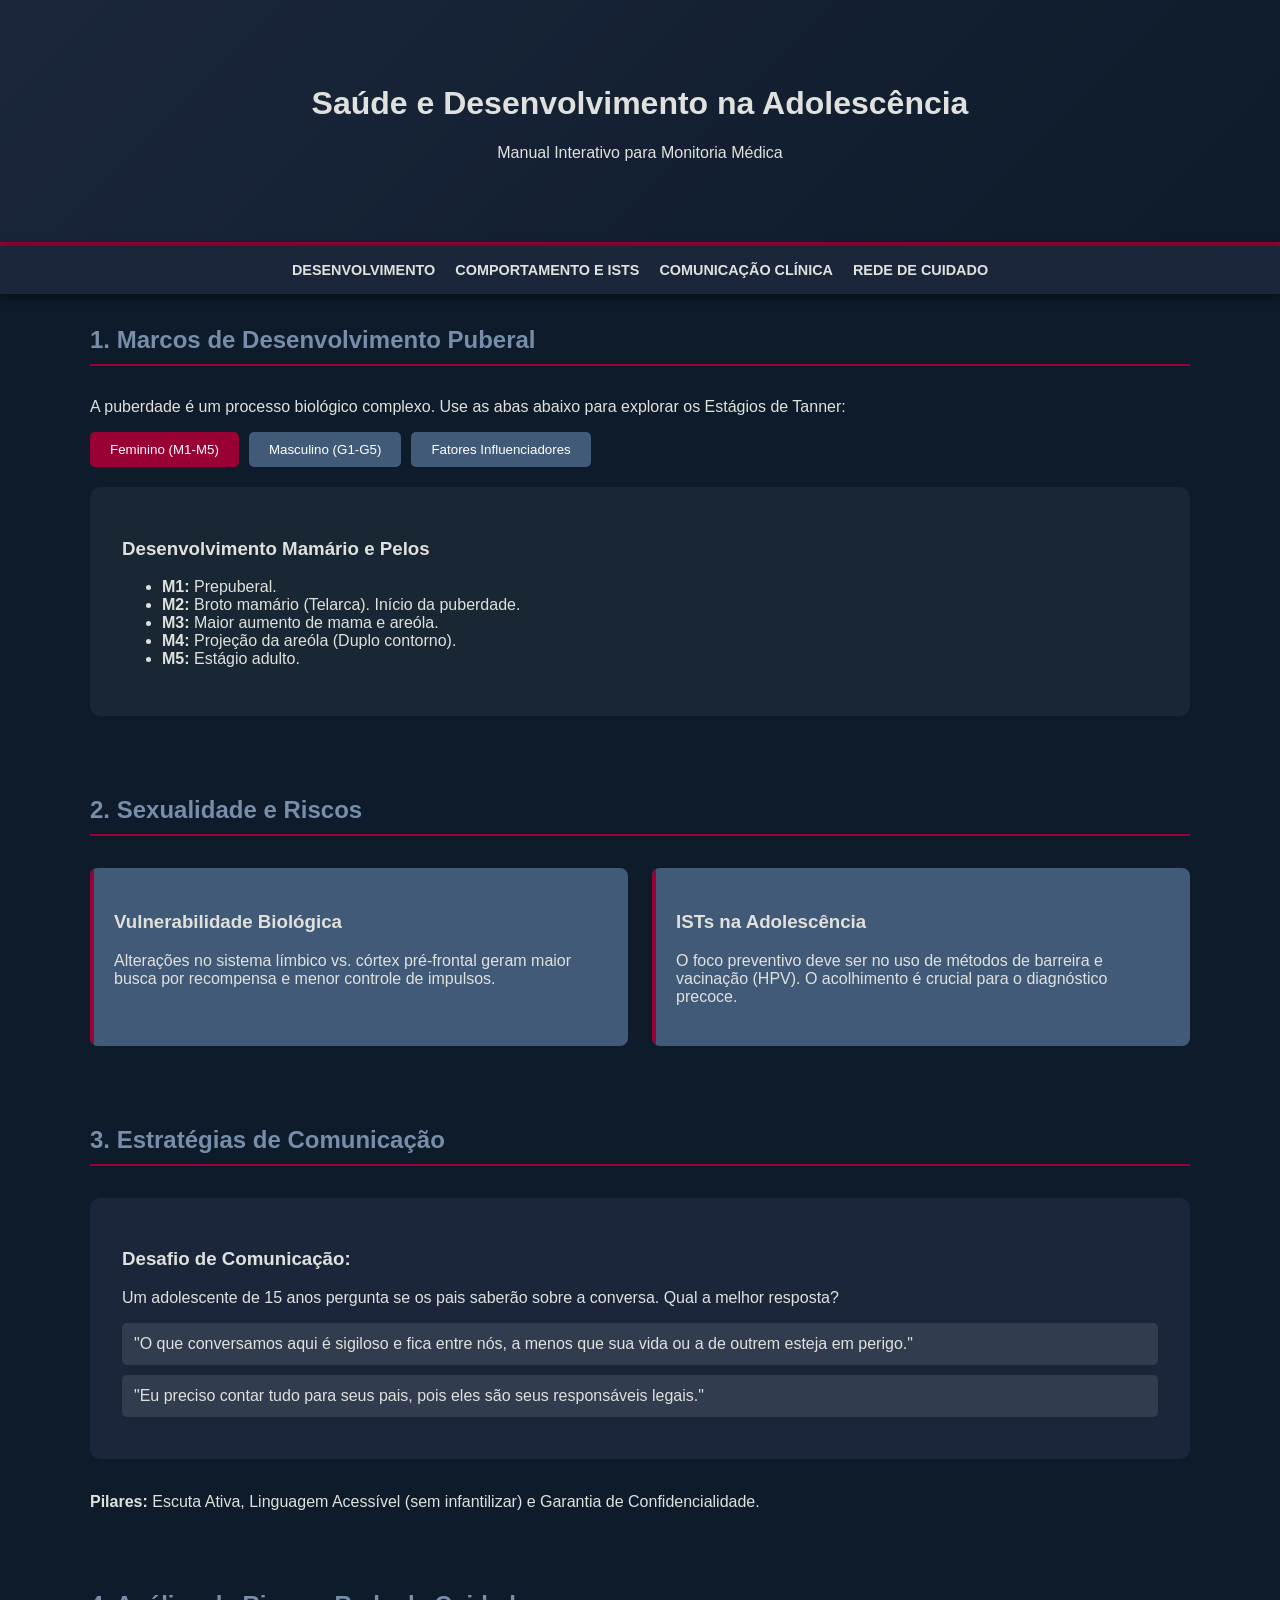
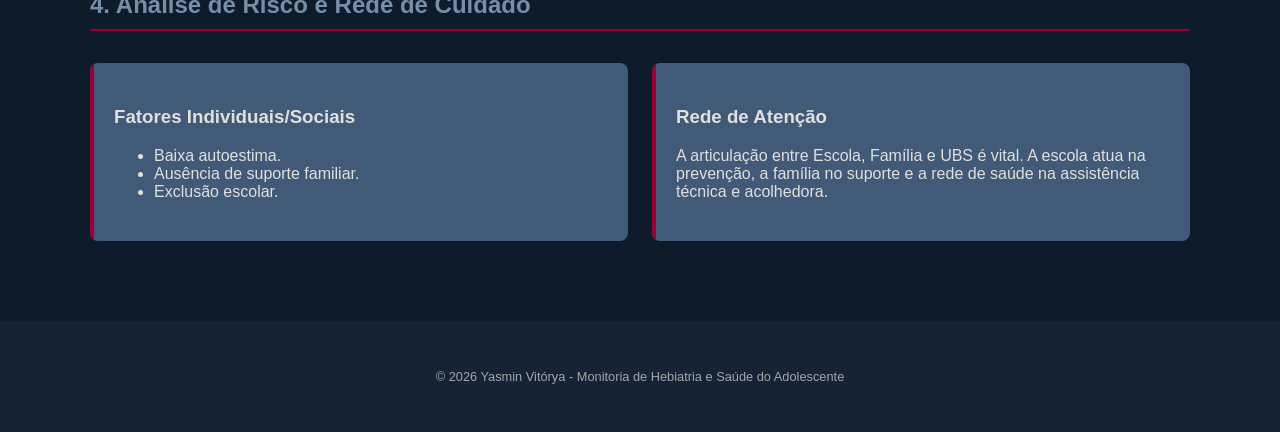
<file: index (1).html>
<!DOCTYPE html>
<html lang="pt-br">
<head>
    <meta charset="UTF-8">
    <meta name="viewport" content="width=device-width, initial-scale=1.0">
    <title>Portal Adolescência | Monitoria Médica</title>
    <style>
        :root {
            --primary: #0d1b2a;
            --secondary: #1b263b;
            --accent: #778da9;
            --text: #e0e1dd;
            --highlight: #990033; /* Vinho Deep Winter */
            --card-bg: #415a77;
        }

        body {
            font-family: 'Segoe UI', sans-serif;
            margin: 0;
            background-color: var(--primary);
            color: var(--text);
            scroll-behavior: smooth;
        }

        header {
            background: linear-gradient(135deg, var(--secondary), var(--primary));
            padding: 4rem 2rem;
            text-align: center;
            border-bottom: 4px solid var(--highlight);
        }

        nav {
            background: var(--secondary);
            padding: 1rem;
            display: flex;
            justify-content: center;
            gap: 20px;
            position: sticky;
            top: 0;
            z-index: 100;
            box-shadow: 0 2px 10px rgba(0,0,0,0.5);
        }

        nav a {
            color: var(--text);
            text-decoration: none;
            font-weight: bold;
            transition: 0.3s;
            font-size: 0.9rem;
            text-transform: uppercase;
        }

        nav a:hover { color: var(--accent); }

        .container { max-width: 1100px; margin: 2rem auto; padding: 0 1rem; }

        .section { margin-bottom: 5rem; }
        h2 { color: var(--accent); border-bottom: 2px solid var(--highlight); padding-bottom: 10px; margin-bottom: 2rem; }

        /* Estilo das Abas Interativas */
        .tabs { display: flex; gap: 10px; margin-bottom: 20px; flex-wrap: wrap; }
        .tab-btn {
            background: var(--card-bg);
            border: none;
            color: white;
            padding: 10px 20px;
            cursor: pointer;
            border-radius: 5px;
            transition: 0.3s;
        }
        .tab-btn.active { background: var(--highlight); }
        .tab-content { display: none; background: rgba(255,255,255,0.05); padding: 2rem; border-radius: 10px; }
        .tab-content.active { display: block; animation: fadeIn 0.5s; }

        /* Grid de Cards */
        .grid { display: grid; grid-template-columns: repeat(auto-fit, minmax(300px, 1fr)); gap: 1.5rem; }
        .card { background: var(--card-bg); padding: 1.5rem; border-radius: 8px; position: relative; overflow: hidden; }
        .card::before { content: ''; position: absolute; top: 0; left: 0; width: 4px; height: 100%; background: var(--highlight); }

        /* Quiz Simples */
        .quiz-box { background: var(--secondary); padding: 2rem; border-radius: 10px; margin-top: 1rem; }
        .option {
            display: block;
            background: rgba(255,255,255,0.1);
            padding: 12px;
            margin: 10px 0;
            border-radius: 5px;
            cursor: pointer;
            transition: 0.3s;
        }
        .option:hover { background: rgba(255,255,255,0.2); }

        @keyframes fadeIn { from { opacity: 0; transform: translateY(10px); } to { opacity: 1; transform: translateY(0); } }

        footer { text-align: center; padding: 3rem; background: var(--secondary); font-size: 0.8rem; opacity: 0.7; }
    </style>
</head>
<body>

<header>
    <h1>Saúde e Desenvolvimento na Adolescência</h1>
    <p>Manual Interativo para Monitoria Médica</p>
</header>

<nav>
    <a href="#desenvolvimento">Desenvolvimento</a>
    <a href="#comportamento">Comportamento e ISTs</a>
    <a href="#comunicacao">Comunicação Clínica</a>
    <a href="#rede">Rede de Cuidado</a>
</nav>

<div class="container">

    <!-- Seção 1: Desenvolvimento Puberal -->
    <section id="desenvolvimento" class="section">
        <h2>1. Marcos de Desenvolvimento Puberal</h2>
        <p>A puberdade é um processo biológico complexo. Use as abas abaixo para explorar os Estágios de Tanner:</p>
        
        <div class="tabs">
            <button class="tab-btn active" onclick="openTab(event, 'tanner-f')">Feminino (M1-M5)</button>
            <button class="tab-btn" onclick="openTab(event, 'tanner-m')">Masculino (G1-G5)</button>
            <button class="tab-btn" onclick="openTab(event, 'fatores')">Fatores Influenciadores</button>
        </div>

        <div id="tanner-f" class="tab-content active">
            <h3>Desenvolvimento Mamário e Pelos</h3>
            <ul>
                <li><b>M1:</b> Prepuberal.</li>
                <li><b>M2:</b> Broto mamário (Telarca). Início da puberdade.</li>
                <li><b>M3:</b> Maior aumento de mama e areóla.</li>
                <li><b>M4:</b> Projeção da areóla (Duplo contorno).</li>
                <li><b>M5:</b> Estágio adulto.</li>
            </ul>
        </div>

        <div id="tanner-m" class="tab-content">
            <h3>Desenvolvimento Genital e Pelos</h3>
            <ul>
                <li><b>G1:</b> Prepuberal.</li>
                <li><b>G2:</b> Aumento testicular (> 4ml). Início da puberdade.</li>
                <li><b>G3:</b> Aumento do pênis em comprimento.</li>
                <li><b>G4:</b> Aumento do diâmetro e glande do pênis.</li>
                <li><b>G5:</b> Estágio adulto.</li>
            </ul>
        </div>

        <div id="fatores" class="tab-content">
            <h3>Principais Fatores na Adolescência</h3>
            <p>O tempo de início é influenciado por: Genética (50-80%), Nutrição (leptina), Fatores Ambientais (desreguladores endócrinos) e Aspectos Psicossociais.</p>
        </div>
    </section>

    <!-- Seção 2: Comportamento e ISTs -->
    <section id="comportamento" class="section">
        <h2>2. Sexualidade e Riscos</h2>
        <div class="grid">
            <div class="card">
                <h3>Vulnerabilidade Biológica</h3>
                <p>Alterações no sistema límbico vs. córtex pré-frontal geram maior busca por recompensa e menor controle de impulsos.</p>
            </div>
            <div class="card">
                <h3>ISTs na Adolescência</h3>
                <p>O foco preventivo deve ser no uso de métodos de barreira e vacinação (HPV). O acolhimento é crucial para o diagnóstico precoce.</p>
            </div>
        </div>
    </section>

    <!-- Seção 3: Comunicação Clínica -->
    <section id="comunicacao" class="section">
        <h2>3. Estratégias de Comunicação</h2>
        <div class="quiz-box">
            <h3>Desafio de Comunicação:</h3>
            <p>Um adolescente de 15 anos pergunta se os pais saberão sobre a conversa. Qual a melhor resposta?</p>
            <div class="option" onclick="alert('Correto! A confidencialidade é a base do vínculo, exceto em casos de risco de vida.')">
                "O que conversamos aqui é sigiloso e fica entre nós, a menos que sua vida ou a de outrem esteja em perigo."
            </div>
            <div class="option" onclick="alert('Incorreto. Isso rompe a confiança e afasta o adolescente do serviço de saúde.')">
                "Eu preciso contar tudo para seus pais, pois eles são seus responsáveis legais."
            </div>
        </div>
        <br>
        <p><b>Pilares:</b> Escuta Ativa, Linguagem Acessível (sem infantilizar) e Garantia de Confidencialidade.</p>
    </section>

    <!-- Seção 4: Fatores de Risco e Rede -->
    <section id="rede" class="section">
        <h2>4. Análise de Risco e Rede de Cuidado</h2>
        <div class="grid">
            <div class="card">
                <h3>Fatores Individuais/Sociais</h3>
                <ul>
                    <li>Baixa autoestima.</li>
                    <li>Ausência de suporte familiar.</li>
                    <li>Exclusão escolar.</li>
                </ul>
            </div>
            <div class="card">
                <h3>Rede de Atenção</h3>
                <p>A articulação entre Escola, Família e UBS é vital. A escola atua na prevenção, a família no suporte e a rede de saúde na assistência técnica e acolhedora.</p>
            </div>
        </div>
    </section>

</div>

<footer>
    &copy; 2026 Yasmin Vitórya - Monitoria de Hebiatria e Saúde do Adolescente
</footer>

<script>
    function openTab(evt, tabName) {
        var i, tabcontent, tablinks;
        tabcontent = document.getElementsByClassName("tab-content");
        for (i = 0; i < tabcontent.length; i++) {
            tabcontent[i].style.display = "none";
        }
        tablinks = document.getElementsByClassName("tab-btn");
        for (i = 0; i < tablinks.length; i++) {
            tablinks[i].className = tablinks[i].className.replace(" active", "");
        }
        document.getElementById(tabName).style.display = "block";
        evt.currentTarget.className += " active";
    }
</script>

</body>
</html>
</file>
